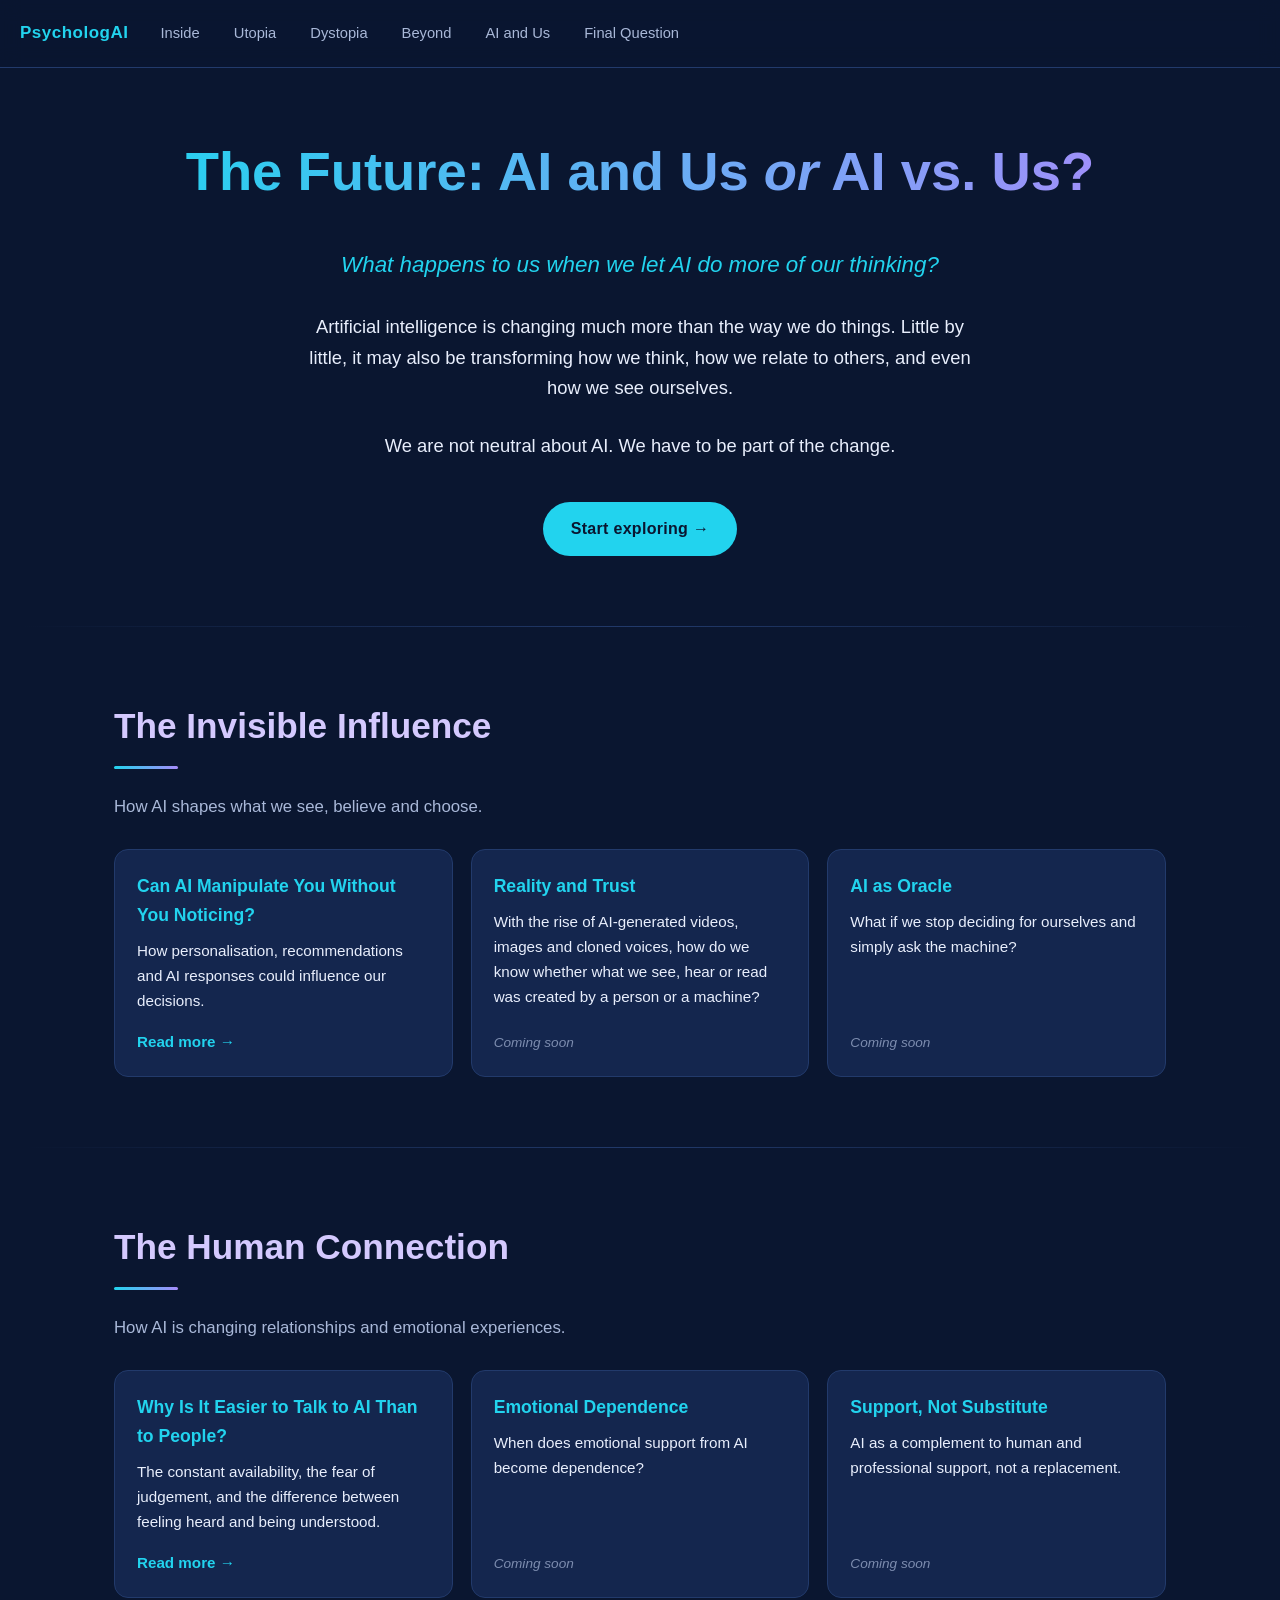
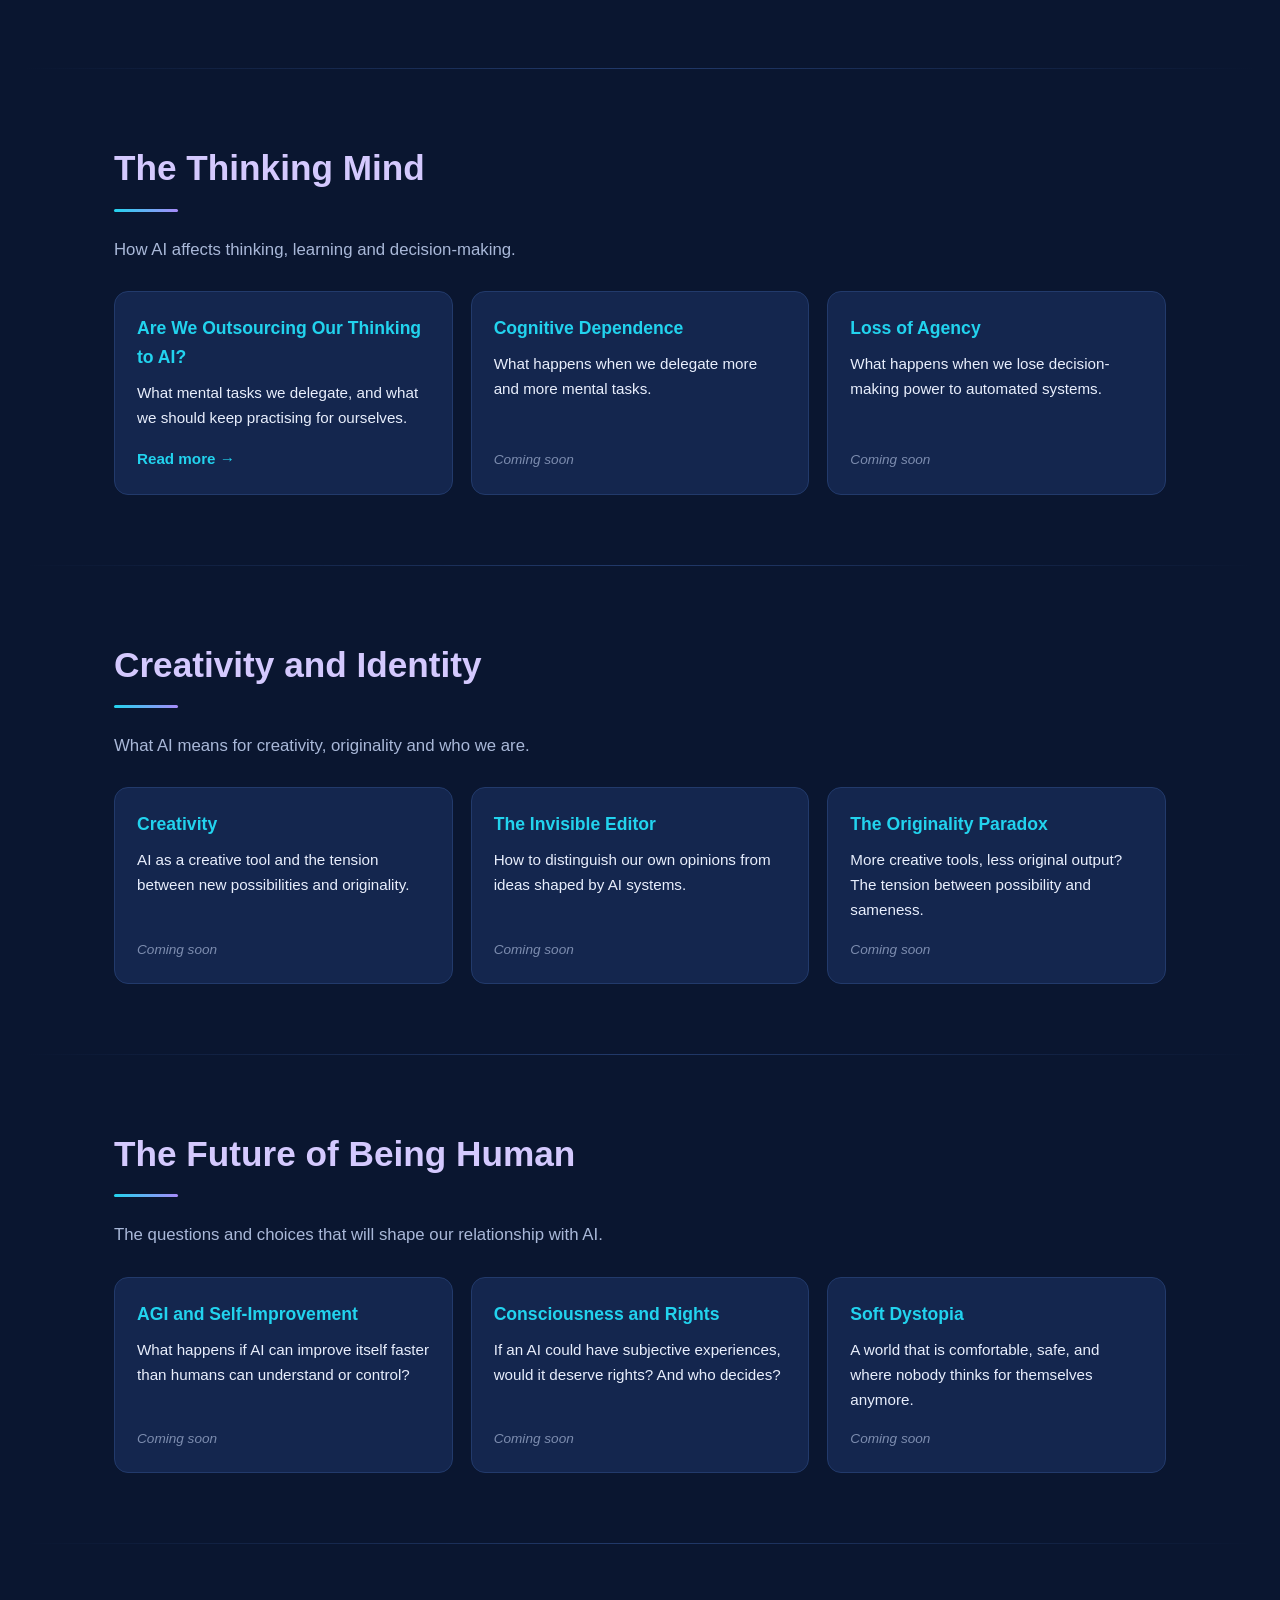
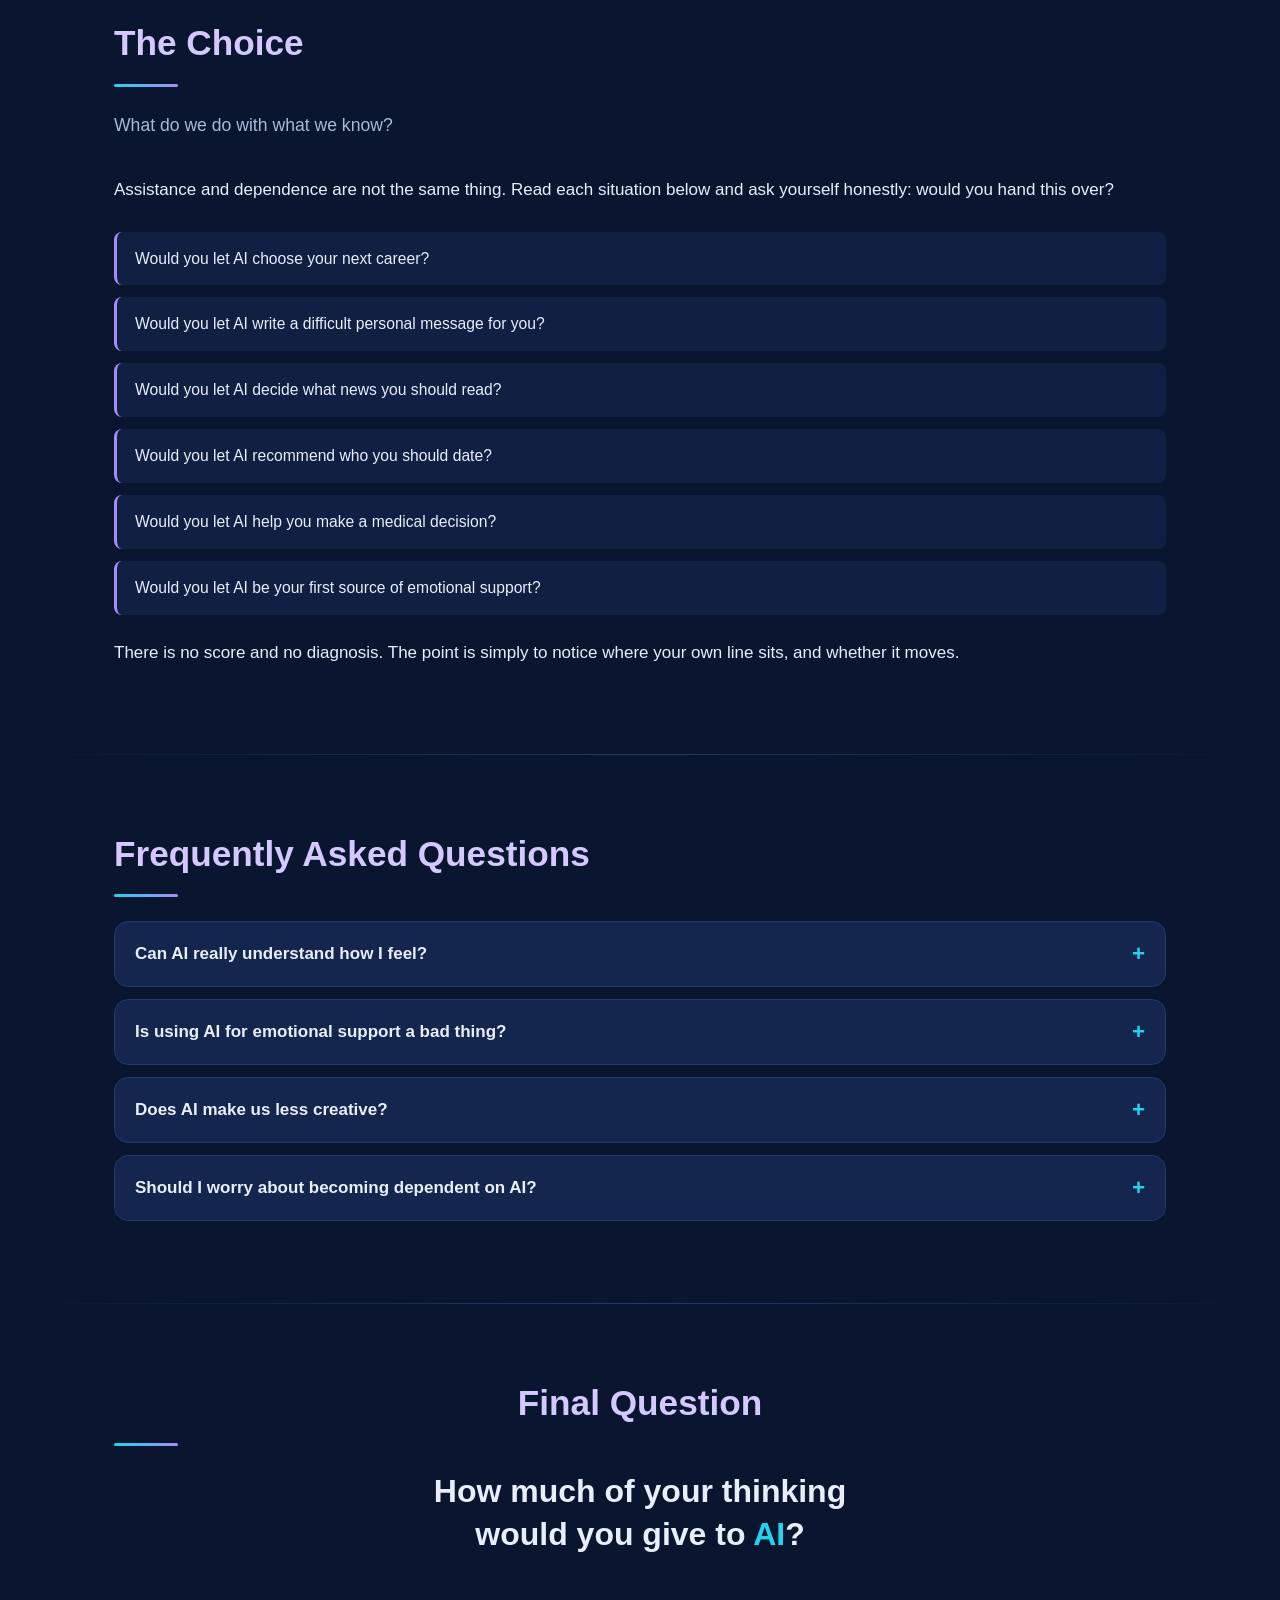
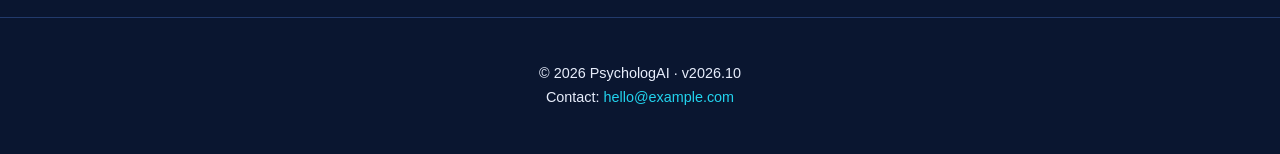
<file: index.html>
<!DOCTYPE html>
<html lang="en">
<head>
<meta charset="UTF-8">
<meta name="viewport" content="width=device-width, initial-scale=1.0">
<title>PsychologAI — AI and the Human Mind</title>
<link rel="stylesheet" href="style.css">
</head>
<body>

  <div class="band band-left"></div>
  <div class="band band-right"></div>

  <div class="page">

  <nav class="nav">
    <a href="index.html" class="nav-brand">PsychologAI</a>
    <ul class="nav-links">
      <li><a href="inside.html">Inside</a></li>
      <li><a href="utopia.html">Utopia</a></li>
      <li><a href="dystopia.html">Dystopia</a></li>
      <li><a href="beyond.html">Beyond</a></li>
      <li><a href="ai-and-us.html">AI and Us</a></li>
      <li><a href="index.html#final">Final Question</a></li>
    </ul>
  </nav>

  <!-- HERO -->
  <section id="hero" class="hero">
    <h1>The Future: AI and Us <em>or</em> AI vs. Us?</h1>
    <p class="tagline">What happens to us when we let AI do more of our thinking?</p>
    <p class="lead">
      Artificial intelligence is changing much more than the way we do things.
      Little by little, it may also be transforming how we think, how we relate
      to others, and even how we see ourselves.
    </p>
    <p class="lead">
      We are not neutral about AI. We have to be part of the change.
    </p>
    <a href="inside.html" class="cta">Start exploring →</a>
  </section>

  <div class="divider"></div>

  <!-- THE INVISIBLE INFLUENCE -->
  <section id="invisible-influence">
    <h2>The Invisible Influence</h2>
    <p class="section-intro">How AI shapes what we see, believe and choose.</p>

    <div class="grid grid-3">
      <div class="card">
        <h3><a href="articles/can-ai-manipulate-you.html">Can AI Manipulate You Without You Noticing?</a></h3>
        <p>
          How personalisation, recommendations and AI responses could influence
          our decisions.
        </p>
        <a href="articles/can-ai-manipulate-you.html" class="card-link">Read more →</a>
      </div>
      <div class="card">
        <h3>Reality and Trust</h3>
        <p>
          With the rise of AI-generated videos, images and cloned voices, how do
          we know whether what we see, hear or read was created by a person or a
          machine?
        </p>
        <span class="card-coming">Coming soon</span>
      </div>
      <div class="card">
        <h3>AI as Oracle</h3>
        <p>
          What if we stop deciding for ourselves and simply ask the machine?
        </p>
        <span class="card-coming">Coming soon</span>
      </div>
    </div>
  </section>

  <div class="divider"></div>

  <!-- THE HUMAN CONNECTION -->
  <section id="human-connection">
    <h2>The Human Connection</h2>
    <p class="section-intro">How AI is changing relationships and emotional experiences.</p>

    <div class="grid grid-3">
      <div class="card">
        <h3><a href="articles/why-is-it-easier-to-talk-to-ai.html">Why Is It Easier to Talk to AI Than to People?</a></h3>
        <p>
          The constant availability, the fear of judgement, and the difference
          between feeling heard and being understood.
        </p>
        <a href="articles/why-is-it-easier-to-talk-to-ai.html" class="card-link">Read more →</a>
      </div>
      <div class="card">
        <h3>Emotional Dependence</h3>
        <p>
          When does emotional support from AI become dependence?
        </p>
        <span class="card-coming">Coming soon</span>
      </div>
      <div class="card">
        <h3>Support, Not Substitute</h3>
        <p>
          AI as a complement to human and professional support, not a replacement.
        </p>
        <span class="card-coming">Coming soon</span>
      </div>
    </div>
  </section>

  <div class="divider"></div>

  <!-- THE THINKING MIND -->
  <section id="thinking-mind">
    <h2>The Thinking Mind</h2>
    <p class="section-intro">How AI affects thinking, learning and decision-making.</p>

    <div class="grid grid-3">
      <div class="card">
        <h3><a href="articles/are-we-outsourcing-our-thinking.html">Are We Outsourcing Our Thinking to AI?</a></h3>
        <p>
          What mental tasks we delegate, and what we should keep practising for
          ourselves.
        </p>
        <a href="articles/are-we-outsourcing-our-thinking.html" class="card-link">Read more →</a>
      </div>
      <div class="card">
        <h3>Cognitive Dependence</h3>
        <p>
          What happens when we delegate more and more mental tasks.
        </p>
        <span class="card-coming">Coming soon</span>
      </div>
      <div class="card">
        <h3>Loss of Agency</h3>
        <p>
          What happens when we lose decision-making power to automated systems.
        </p>
        <span class="card-coming">Coming soon</span>
      </div>
    </div>
  </section>

  <div class="divider"></div>

  <!-- CREATIVITY AND IDENTITY -->
  <section id="creativity-identity">
    <h2>Creativity and Identity</h2>
    <p class="section-intro">What AI means for creativity, originality and who we are.</p>

    <div class="grid grid-3">
      <div class="card">
        <h3>Creativity</h3>
        <p>
          AI as a creative tool and the tension between new possibilities and
          originality.
        </p>
        <span class="card-coming">Coming soon</span>
      </div>
      <div class="card">
        <h3>The Invisible Editor</h3>
        <p>
          How to distinguish our own opinions from ideas shaped by AI systems.
        </p>
        <span class="card-coming">Coming soon</span>
      </div>
      <div class="card">
        <h3>The Originality Paradox</h3>
        <p>
          More creative tools, less original output? The tension between
          possibility and sameness.
        </p>
        <span class="card-coming">Coming soon</span>
      </div>
    </div>
  </section>

  <div class="divider"></div>

  <!-- THE FUTURE OF BEING HUMAN -->
  <section id="future-human">
    <h2>The Future of Being Human</h2>
    <p class="section-intro">The questions and choices that will shape our relationship with AI.</p>

    <div class="grid grid-3">
      <div class="card">
        <h3>AGI and Self-Improvement</h3>
        <p>
          What happens if AI can improve itself faster than humans can
          understand or control?
        </p>
        <span class="card-coming">Coming soon</span>
      </div>
      <div class="card">
        <h3>Consciousness and Rights</h3>
        <p>
          If an AI could have subjective experiences, would it deserve rights?
          And who decides?
        </p>
        <span class="card-coming">Coming soon</span>
      </div>
      <div class="card">
        <h3>Soft Dystopia</h3>
        <p>
          A world that is comfortable, safe, and where nobody thinks for
          themselves anymore.
        </p>
        <span class="card-coming">Coming soon</span>
      </div>
    </div>
  </section>

  <div class="divider"></div>

  <!-- THE CHOICE -->
  <section id="choice" class="beyond">
    <h2>The Choice</h2>
    <p class="beyond-subtitle">What do we do with what we know?</p>
    <p>
      Assistance and dependence are not the same thing. Read each situation
      below and ask yourself honestly: would you hand this over?
    </p>

    <ul class="choice-list">
      <li>Would you let AI choose your next career?</li>
      <li>Would you let AI write a difficult personal message for you?</li>
      <li>Would you let AI decide what news you should read?</li>
      <li>Would you let AI recommend who you should date?</li>
      <li>Would you let AI help you make a medical decision?</li>
      <li>Would you let AI be your first source of emotional support?</li>
    </ul>

    <p style="margin-top:24px;">
      There is no score and no diagnosis. The point is simply to notice where
      your own line sits, and whether it moves.
    </p>
  </section>

  <div class="divider"></div>

  <!-- FAQ -->
  <section id="faq" class="beyond">
    <h2>Frequently Asked Questions</h2>
    <div class="faq">
      <details>
        <summary>Can AI really understand how I feel?</summary>
        <p>
          No. AI can recognise patterns in language and respond in ways that feel
          empathetic, but it has no feelings, no lived experience, and no real
          understanding. It can be a useful sounding board, but it is not a
          substitute for a person who knows you.
        </p>
      </details>

      <details>
        <summary>Is using AI for emotional support a bad thing?</summary>
        <p>
          Not automatically. Many people find it helpful for organising their
          thoughts or talking through a problem at 3 a.m. The risk appears when
          it becomes the only place someone goes, or when it replaces
          professional care that is actually needed.
        </p>
      </details>

      <details>
        <summary>Does AI make us less creative?</summary>
        <p>
          It can go either way. Used as a tool, it can help us explore ideas
          faster and try things we would not have tried alone. Used as a
          shortcut, it can nudge everyone toward the same average answer. The
          difference is in how we use it.
        </p>
      </details>

      <details>
        <summary>Should I worry about becoming dependent on AI?</summary>
        <p>
          It is worth paying attention to. Dependence usually creeps in quietly:
          you start by asking occasionally, then regularly, then always. A useful
          question to ask yourself: could I still do this without it, if I had to?
        </p>
      </details>
    </div>
  </section>

  <div class="divider"></div>

  <!-- FINAL QUESTION -->
  <section id="final" class="final">
    <h2>Final Question</h2>
    <blockquote>
      How much of your thinking<br>
      would you give to <span>AI</span>?
    </blockquote>
  </section>

  <button id="backToTop" class="back-to-top" aria-label="Back to top">AI</button>

  <footer>
    <p>
      © 2026 PsychologAI · v2026.10<br>
      Contact: <a href="mailto:hello@example.com">hello@example.com</a>
    </p>
  </footer>

  </div><!-- /.page -->

  <script>
    (function () {
      var btn = document.getElementById('backToTop');
      window.addEventListener('scroll', function () {
        if (window.scrollY > 300) {
          btn.classList.add('visible');
        } else {
          btn.classList.remove('visible');
        }
      });
      btn.addEventListener('click', function () {
        window.scrollTo({ top: 0, behavior: 'smooth' });
      });
    })();
  </script>

</body>
</html>
</file>
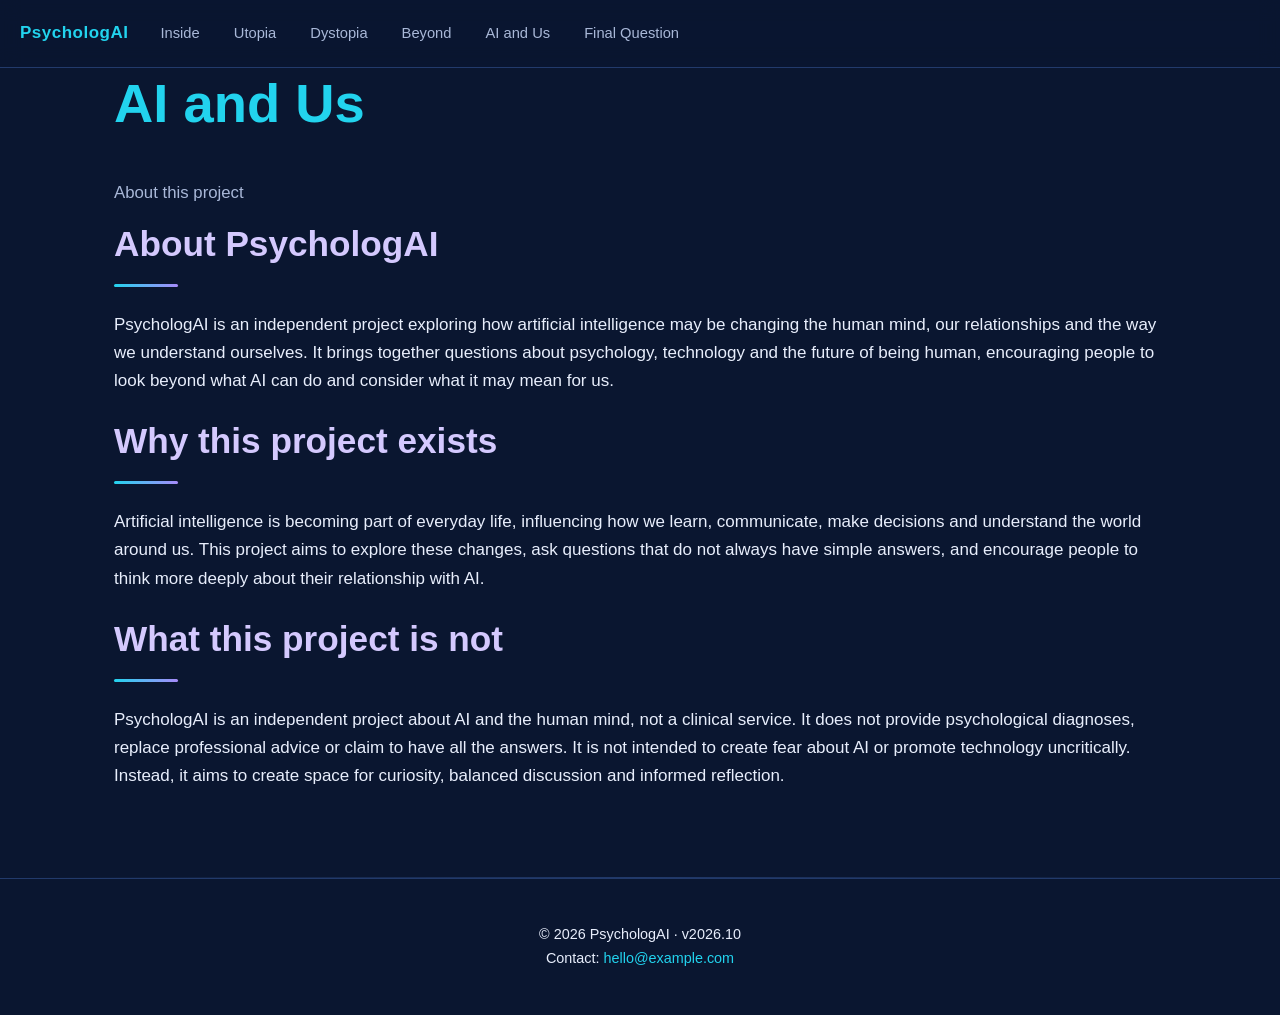
<file: ai-and-us.html>
<!DOCTYPE html>
<html lang="en">
<head>
<meta charset="UTF-8">
<meta name="viewport" content="width=device-width, initial-scale=1.0">
<title>AI and Us — PsychologAI</title>
<link rel="stylesheet" href="style.css">
</head>
<body>

  <div class="band band-left"></div>
  <div class="band band-right"></div>

  <div class="page">

  <nav class="nav">
    <a href="index.html" class="nav-brand">PsychologAI</a>
    <ul class="nav-links">
      <li><a href="inside.html">Inside</a></li>
      <li><a href="utopia.html">Utopia</a></li>
      <li><a href="dystopia.html">Dystopia</a></li>
      <li><a href="beyond.html">Beyond</a></li>
      <li><a href="ai-and-us.html">AI and Us</a></li>
      <li><a href="index.html#final">Final Question</a></li>
    </ul>
  </nav>

  <!-- AI AND US -->
  <section id="ai-and-us">
    <h1>AI and Us</h1>
    <p class="section-intro">About this project</p>

    <h2>About PsychologAI</h2>
    <p>
      PsychologAI is an independent project exploring how artificial
      intelligence may be changing the human mind, our relationships and the way
      we understand ourselves. It brings together questions about psychology,
      technology and the future of being human, encouraging people to look
      beyond what AI can do and consider what it may mean for us.
    </p>

    <h2>Why this project exists</h2>
    <p>
      Artificial intelligence is becoming part of everyday life, influencing how
      we learn, communicate, make decisions and understand the world around us.
      This project aims to explore these changes, ask questions that do not
      always have simple answers, and encourage people to think more deeply
      about their relationship with AI.
    </p>

    <h2>What this project is not</h2>
    <p>
      PsychologAI is an independent project about AI and the human mind, not a
      clinical service. It does not provide psychological diagnoses, replace
      professional advice or claim to have all the answers. It is not intended
      to create fear about AI or promote technology uncritically. Instead, it
      aims to create space for curiosity, balanced discussion and informed
      reflection.
    </p>
  </section>

  <div class="divider"></div>

  <button id="backToTop" class="back-to-top" aria-label="Back to top">AI</button>

  <footer>
    <p>
      © 2026 PsychologAI · v2026.10<br>
      Contact: <a href="mailto:hello@example.com">hello@example.com</a>
    </p>
  </footer>

  </div><!-- /.page -->

  <script>
    (function () {
      var btn = document.getElementById('backToTop');
      window.addEventListener('scroll', function () {
        if (window.scrollY > 300) {
          btn.classList.add('visible');
        } else {
          btn.classList.remove('visible');
        }
      });
      btn.addEventListener('click', function () {
        window.scrollTo({ top: 0, behavior: 'smooth' });
      });
    })();
  </script>

</body>
</html>
</file>
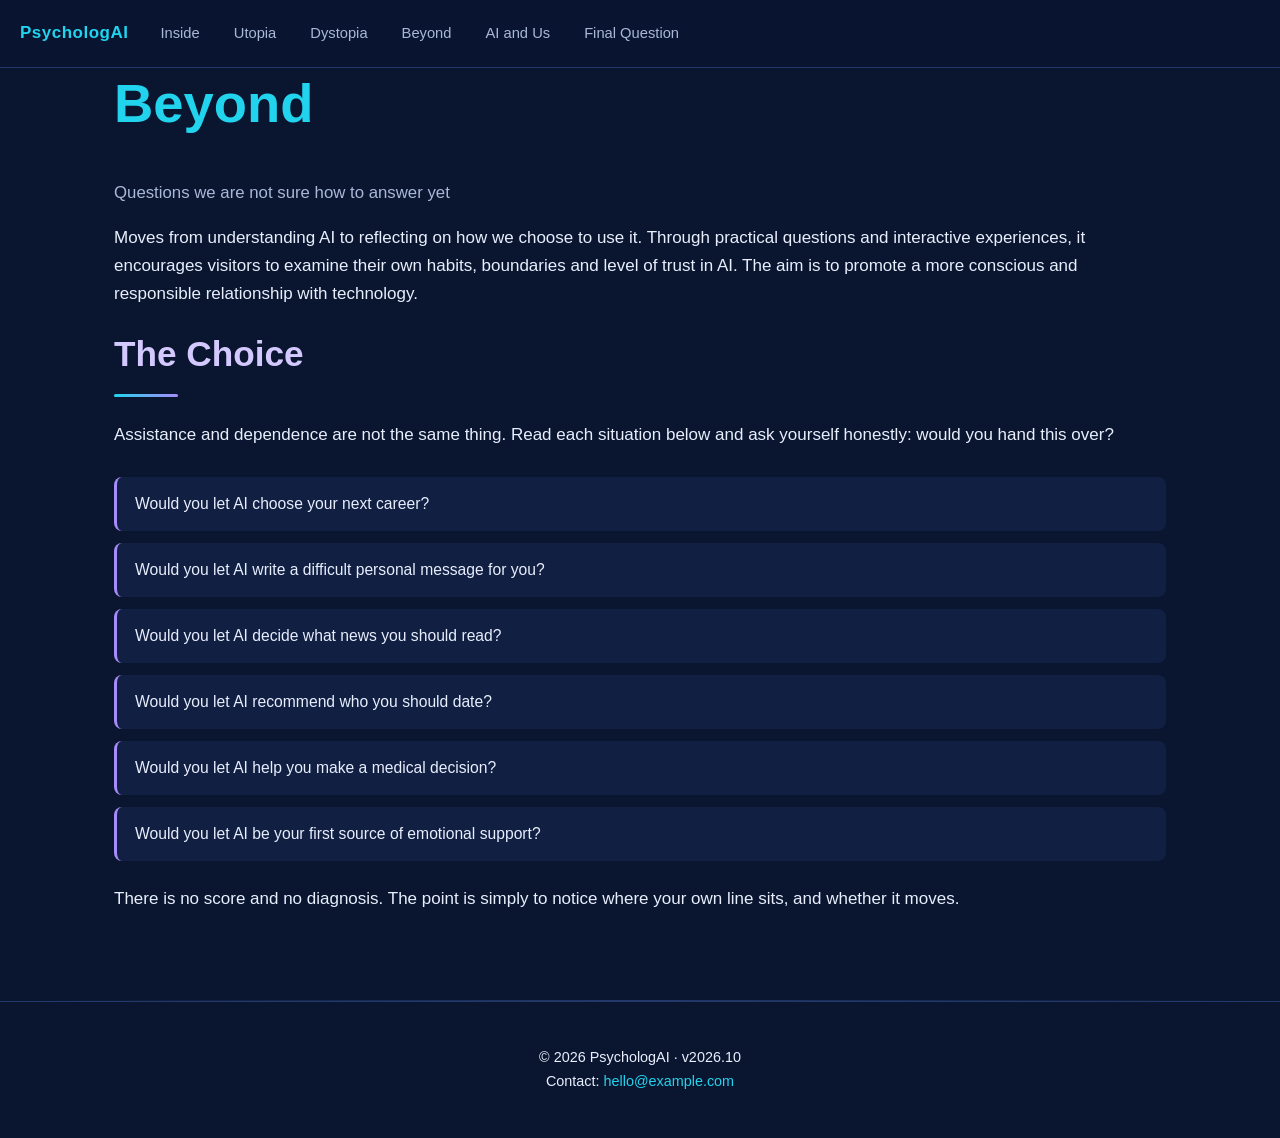
<file: beyond.html>
<!DOCTYPE html>
<html lang="en">
<head>
<meta charset="UTF-8">
<meta name="viewport" content="width=device-width, initial-scale=1.0">
<title>Beyond — PsychologAI</title>
<link rel="stylesheet" href="style.css">
</head>
<body>

  <div class="band band-left"></div>
  <div class="band band-right"></div>

  <div class="page">

  <nav class="nav">
    <a href="index.html" class="nav-brand">PsychologAI</a>
    <ul class="nav-links">
      <li><a href="inside.html">Inside</a></li>
      <li><a href="utopia.html">Utopia</a></li>
      <li><a href="dystopia.html">Dystopia</a></li>
      <li><a href="beyond.html">Beyond</a></li>
      <li><a href="ai-and-us.html">AI and Us</a></li>
      <li><a href="index.html#final">Final Question</a></li>
    </ul>
  </nav>

  <!-- BEYOND -->
  <section id="beyond">
    <h1>Beyond</h1>
    <p class="section-intro">Questions we are not sure how to answer yet</p>
    <p>
      Moves from understanding AI to reflecting on how we choose to use it.
      Through practical questions and interactive experiences, it encourages
      visitors to examine their own habits, boundaries and level of trust in AI.
      The aim is to promote a more conscious and responsible relationship with
      technology.
    </p>

    <h2>The Choice</h2>
    <p>
      Assistance and dependence are not the same thing. Read each situation
      below and ask yourself honestly: would you hand this over?
    </p>

    <ul class="choice-list">
      <li>Would you let AI choose your next career?</li>
      <li>Would you let AI write a difficult personal message for you?</li>
      <li>Would you let AI decide what news you should read?</li>
      <li>Would you let AI recommend who you should date?</li>
      <li>Would you let AI help you make a medical decision?</li>
      <li>Would you let AI be your first source of emotional support?</li>
    </ul>

    <p style="margin-top:24px;">
      There is no score and no diagnosis. The point is simply to notice where
      your own line sits, and whether it moves.
    </p>

    <!-- Interactive tests will be added here in a future update -->
  </section>

  <div class="divider"></div>

  <button id="backToTop" class="back-to-top" aria-label="Back to top">AI</button>

  <footer>
    <p>
      © 2026 PsychologAI · v2026.10<br>
      Contact: <a href="mailto:hello@example.com">hello@example.com</a>
    </p>
  </footer>

  </div><!-- /.page -->

  <script>
    (function () {
      var btn = document.getElementById('backToTop');
      window.addEventListener('scroll', function () {
        if (window.scrollY > 300) {
          btn.classList.add('visible');
        } else {
          btn.classList.remove('visible');
        }
      });
      btn.addEventListener('click', function () {
        window.scrollTo({ top: 0, behavior: 'smooth' });
      });
    })();
  </script>

</body>
</html>
</file>
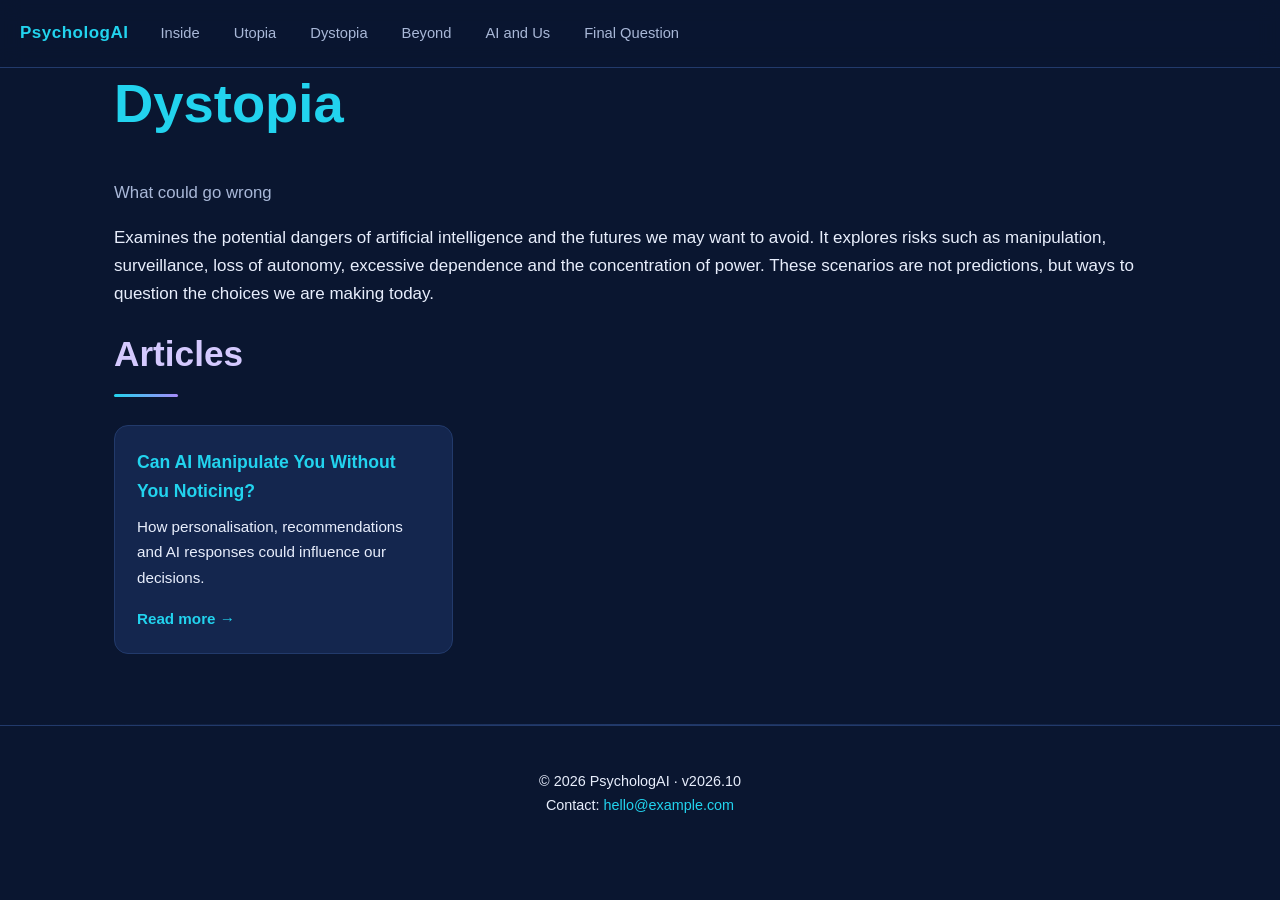
<file: dystopia.html>
<!DOCTYPE html>
<html lang="en">
<head>
<meta charset="UTF-8">
<meta name="viewport" content="width=device-width, initial-scale=1.0">
<title>Dystopia — PsychologAI</title>
<link rel="stylesheet" href="style.css">
</head>
<body>

  <div class="band band-left"></div>
  <div class="band band-right"></div>

  <div class="page">

  <nav class="nav">
    <a href="index.html" class="nav-brand">PsychologAI</a>
    <ul class="nav-links">
      <li><a href="inside.html">Inside</a></li>
      <li><a href="utopia.html">Utopia</a></li>
      <li><a href="dystopia.html">Dystopia</a></li>
      <li><a href="beyond.html">Beyond</a></li>
      <li><a href="ai-and-us.html">AI and Us</a></li>
      <li><a href="index.html#final">Final Question</a></li>
    </ul>
  </nav>

  <!-- DYSTOPIA -->
  <section id="dystopia">
    <h1>Dystopia</h1>
    <p class="section-intro">What could go wrong</p>
    <p>
      Examines the potential dangers of artificial intelligence and the futures
      we may want to avoid. It explores risks such as manipulation, surveillance,
      loss of autonomy, excessive dependence and the concentration of power.
      These scenarios are not predictions, but ways to question the choices we
      are making today.
    </p>

    <h2>Articles</h2>

    <div class="grid grid-3">
      <div class="card">
        <h3><a href="articles/can-ai-manipulate-you.html">Can AI Manipulate You Without You Noticing?</a></h3>
        <p>
          How personalisation, recommendations and AI responses could influence
          our decisions.
        </p>
        <a href="articles/can-ai-manipulate-you.html" class="card-link">Read more →</a>
      </div>
    </div>
  </section>

  <div class="divider"></div>

  <button id="backToTop" class="back-to-top" aria-label="Back to top">AI</button>

  <footer>
    <p>
      © 2026 PsychologAI · v2026.10<br>
      Contact: <a href="mailto:hello@example.com">hello@example.com</a>
    </p>
  </footer>

  </div><!-- /.page -->

  <script>
    (function () {
      var btn = document.getElementById('backToTop');
      window.addEventListener('scroll', function () {
        if (window.scrollY > 300) {
          btn.classList.add('visible');
        } else {
          btn.classList.remove('visible');
        }
      });
      btn.addEventListener('click', function () {
        window.scrollTo({ top: 0, behavior: 'smooth' });
      });
    })();
  </script>

</body>
</html>
</file>
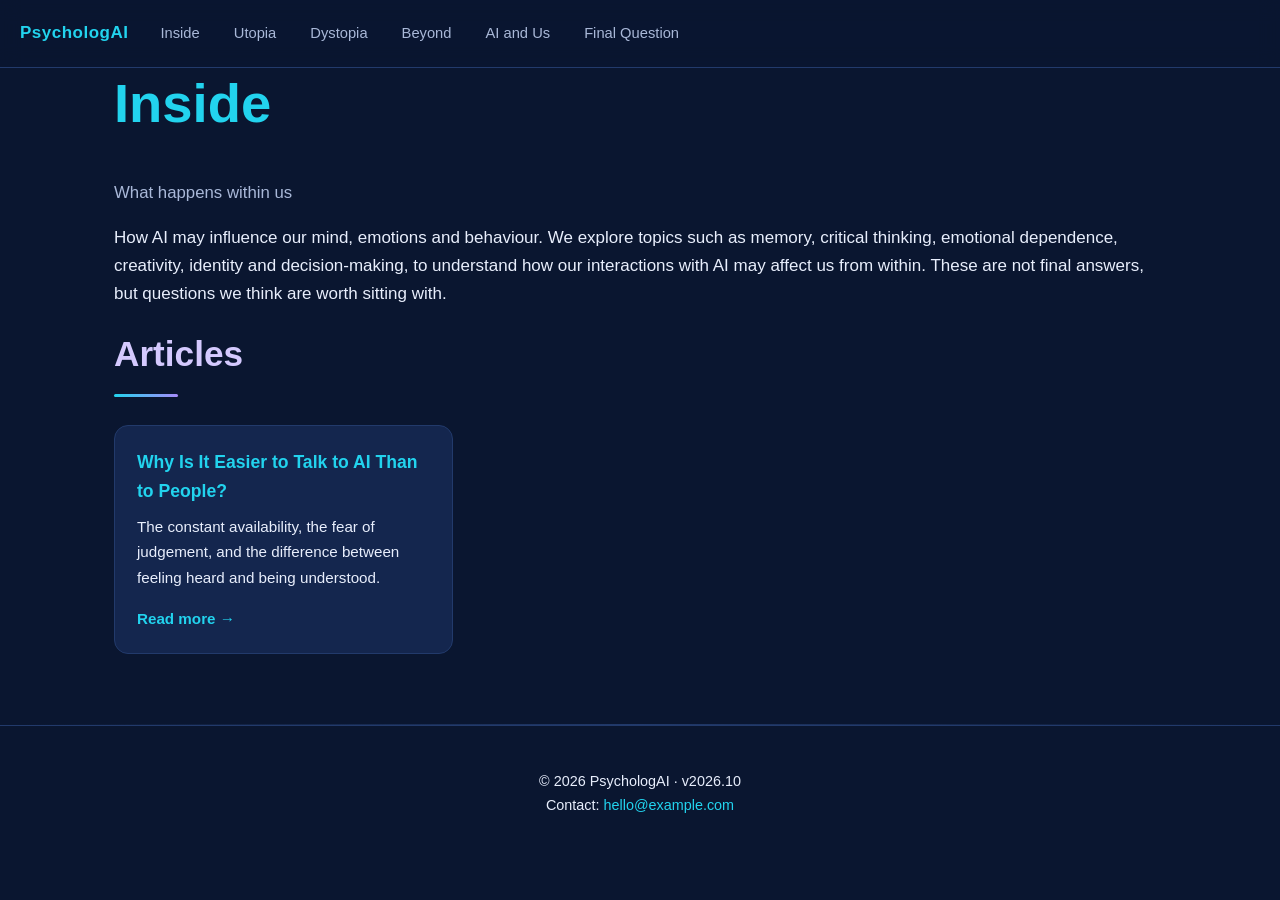
<file: inside.html>
<!DOCTYPE html>
<html lang="en">
<head>
<meta charset="UTF-8">
<meta name="viewport" content="width=device-width, initial-scale=1.0">
<title>Inside — PsychologAI</title>
<link rel="stylesheet" href="style.css">
</head>
<body>

  <div class="band band-left"></div>
  <div class="band band-right"></div>

  <div class="page">

  <nav class="nav">
    <a href="index.html" class="nav-brand">PsychologAI</a>
    <ul class="nav-links">
      <li><a href="inside.html">Inside</a></li>
      <li><a href="utopia.html">Utopia</a></li>
      <li><a href="dystopia.html">Dystopia</a></li>
      <li><a href="beyond.html">Beyond</a></li>
      <li><a href="ai-and-us.html">AI and Us</a></li>
      <li><a href="index.html#final">Final Question</a></li>
    </ul>
  </nav>

  <!-- INSIDE -->
  <section id="inside">
    <h1>Inside</h1>
    <p class="section-intro">What happens within us</p>
    <p>
      How AI may influence our mind, emotions and behaviour. We explore topics
      such as memory, critical thinking, emotional dependence, creativity,
      identity and decision-making, to understand how our interactions with AI
      may affect us from within. These are not final answers, but questions we
      think are worth sitting with.
    </p>

    <h2>Articles</h2>

    <div class="grid grid-3">
      <div class="card">
        <h3><a href="articles/why-is-it-easier-to-talk-to-ai.html">Why Is It Easier to Talk to AI Than to People?</a></h3>
        <p>
          The constant availability, the fear of judgement, and the difference
          between feeling heard and being understood.
        </p>
        <a href="articles/why-is-it-easier-to-talk-to-ai.html" class="card-link">Read more →</a>
      </div>
    </div>
  </section>

  <div class="divider"></div>

  <button id="backToTop" class="back-to-top" aria-label="Back to top">AI</button>

  <footer>
    <p>
      © 2026 PsychologAI · v2026.10<br>
      Contact: <a href="mailto:hello@example.com">hello@example.com</a>
    </p>
  </footer>

  </div><!-- /.page -->

  <script>
    (function () {
      var btn = document.getElementById('backToTop');
      window.addEventListener('scroll', function () {
        if (window.scrollY > 300) {
          btn.classList.add('visible');
        } else {
          btn.classList.remove('visible');
        }
      });
      btn.addEventListener('click', function () {
        window.scrollTo({ top: 0, behavior: 'smooth' });
      });
    })();
  </script>

</body>
</html>
</file>
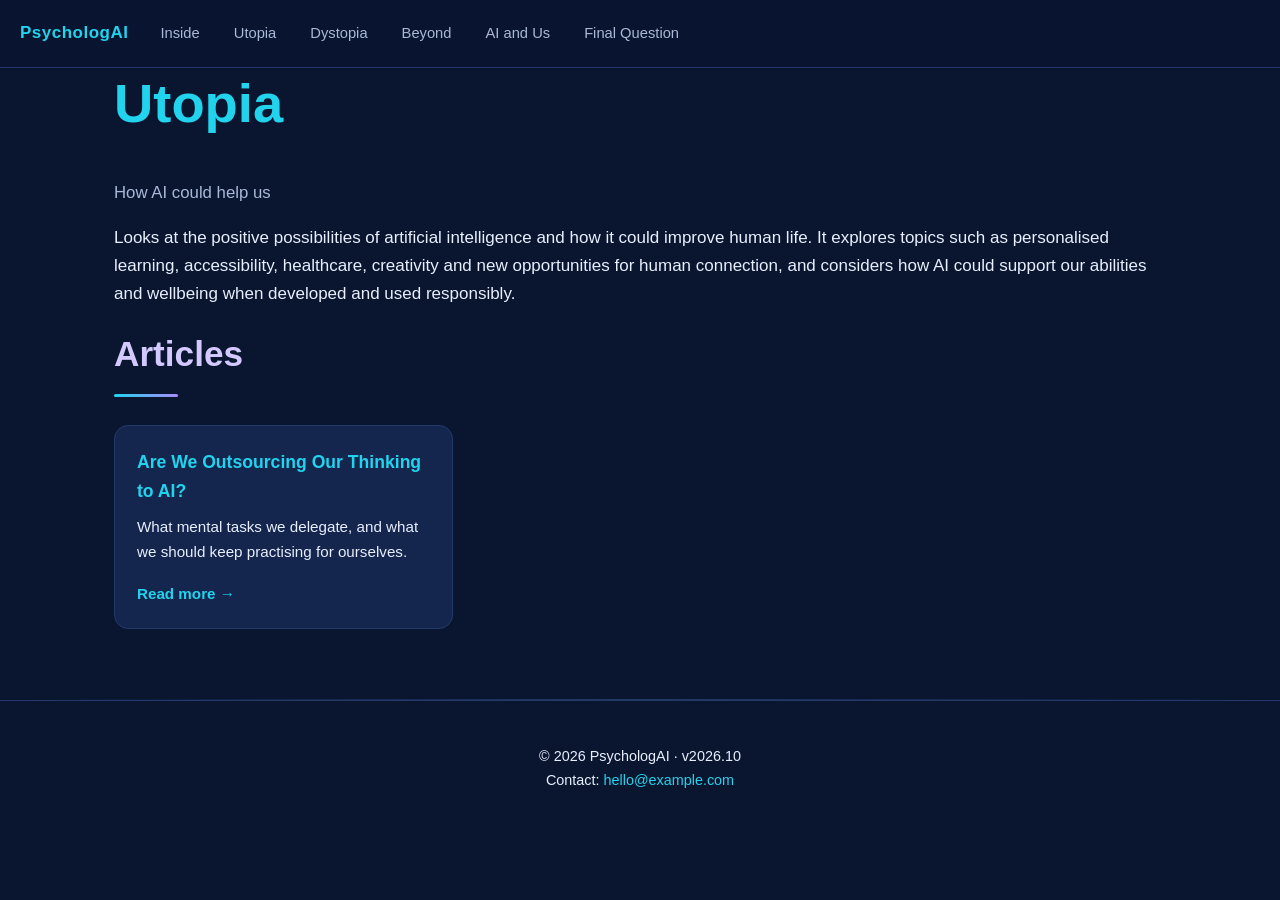
<file: utopia.html>
<!DOCTYPE html>
<html lang="en">
<head>
<meta charset="UTF-8">
<meta name="viewport" content="width=device-width, initial-scale=1.0">
<title>Utopia — PsychologAI</title>
<link rel="stylesheet" href="style.css">
</head>
<body>

  <div class="band band-left"></div>
  <div class="band band-right"></div>

  <div class="page">

  <nav class="nav">
    <a href="index.html" class="nav-brand">PsychologAI</a>
    <ul class="nav-links">
      <li><a href="inside.html">Inside</a></li>
      <li><a href="utopia.html">Utopia</a></li>
      <li><a href="dystopia.html">Dystopia</a></li>
      <li><a href="beyond.html">Beyond</a></li>
      <li><a href="ai-and-us.html">AI and Us</a></li>
      <li><a href="index.html#final">Final Question</a></li>
    </ul>
  </nav>

  <!-- UTOPIA -->
  <section id="utopia">
    <h1>Utopia</h1>
    <p class="section-intro">How AI could help us</p>
    <p>
      Looks at the positive possibilities of artificial intelligence and how it
      could improve human life. It explores topics such as personalised learning,
      accessibility, healthcare, creativity and new opportunities for human
      connection, and considers how AI could support our abilities and wellbeing
      when developed and used responsibly.
    </p>

    <h2>Articles</h2>

    <div class="grid grid-3">
      <div class="card">
        <h3><a href="articles/are-we-outsourcing-our-thinking.html">Are We Outsourcing Our Thinking to AI?</a></h3>
        <p>
          What mental tasks we delegate, and what we should keep practising for
          ourselves.
        </p>
        <a href="articles/are-we-outsourcing-our-thinking.html" class="card-link">Read more →</a>
      </div>
    </div>
  </section>

  <div class="divider"></div>

  <button id="backToTop" class="back-to-top" aria-label="Back to top">AI</button>

  <footer>
    <p>
      © 2026 PsychologAI · v2026.10<br>
      Contact: <a href="mailto:hello@example.com">hello@example.com</a>
    </p>
  </footer>

  </div><!-- /.page -->

  <script>
    (function () {
      var btn = document.getElementById('backToTop');
      window.addEventListener('scroll', function () {
        if (window.scrollY > 300) {
          btn.classList.add('visible');
        } else {
          btn.classList.remove('visible');
        }
      });
      btn.addEventListener('click', function () {
        window.scrollTo({ top: 0, behavior: 'smooth' });
      });
    })();
  </script>

</body>
</html>
</file>
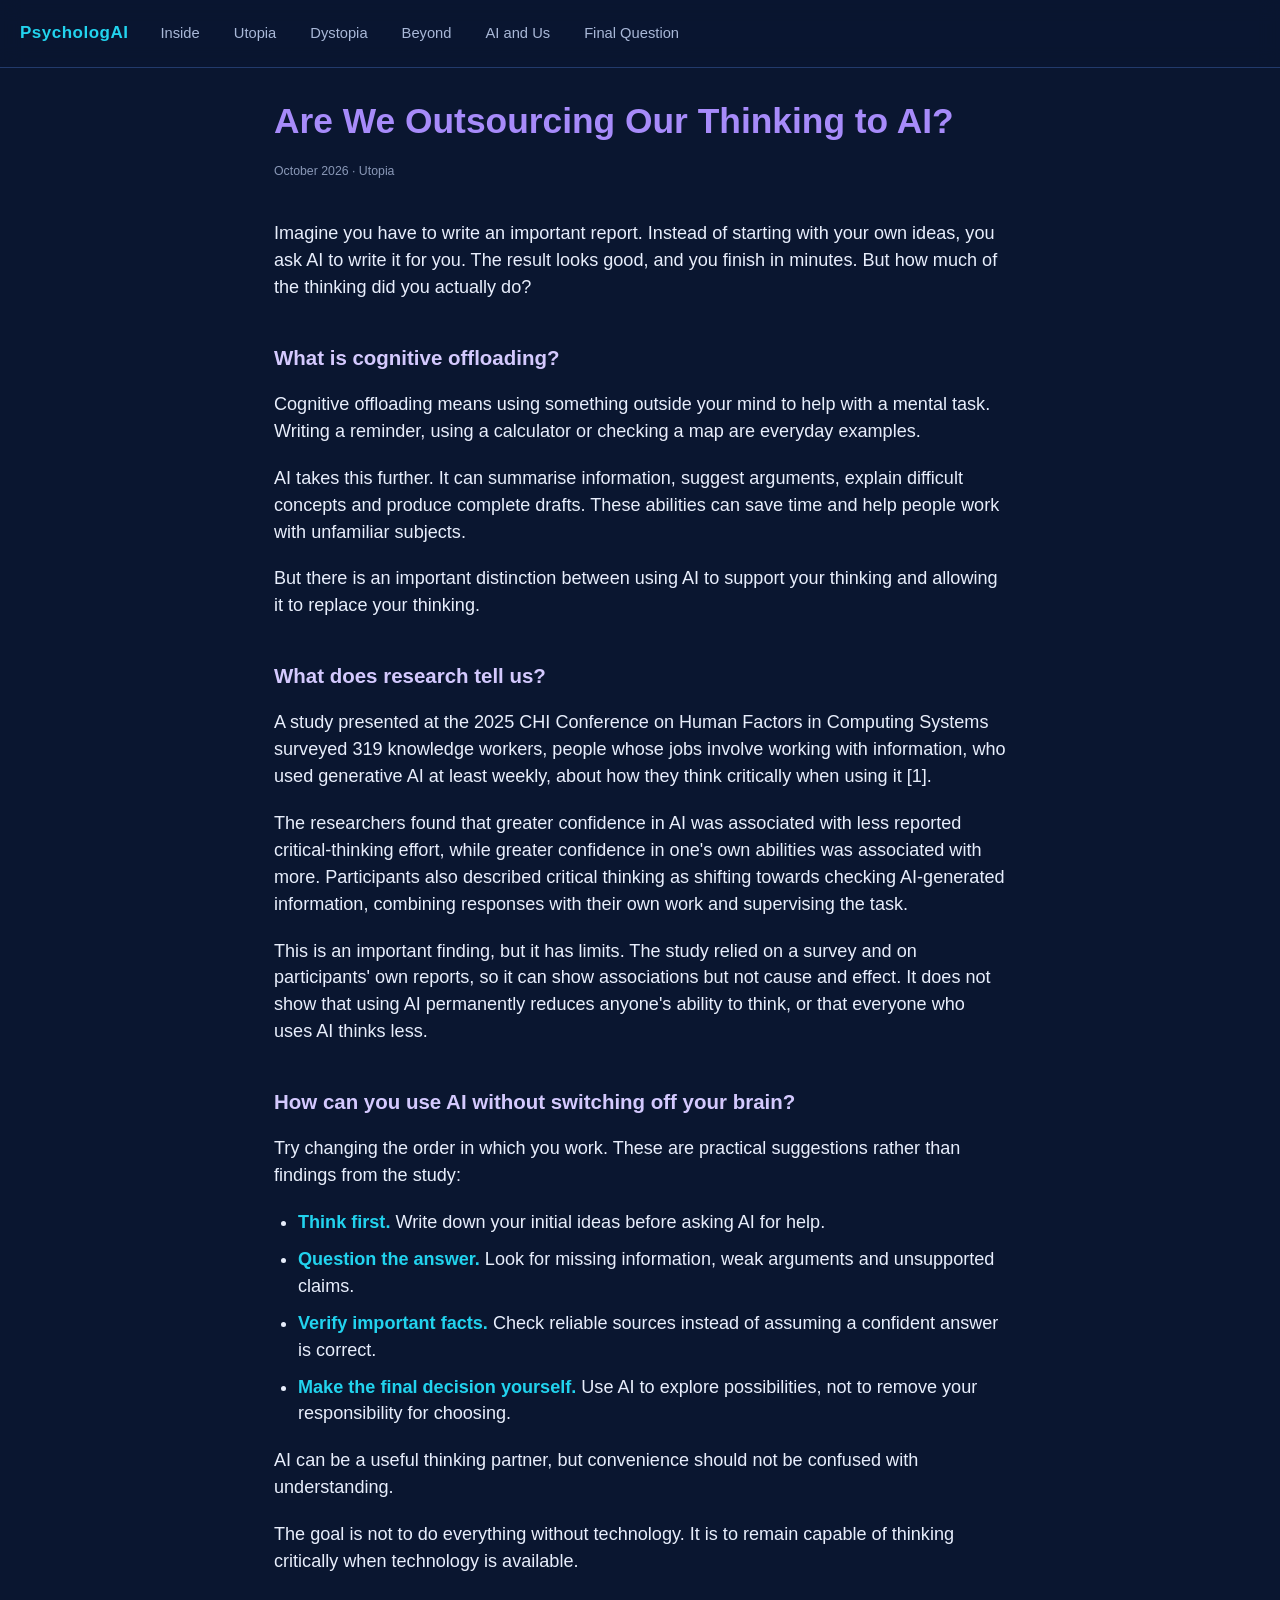
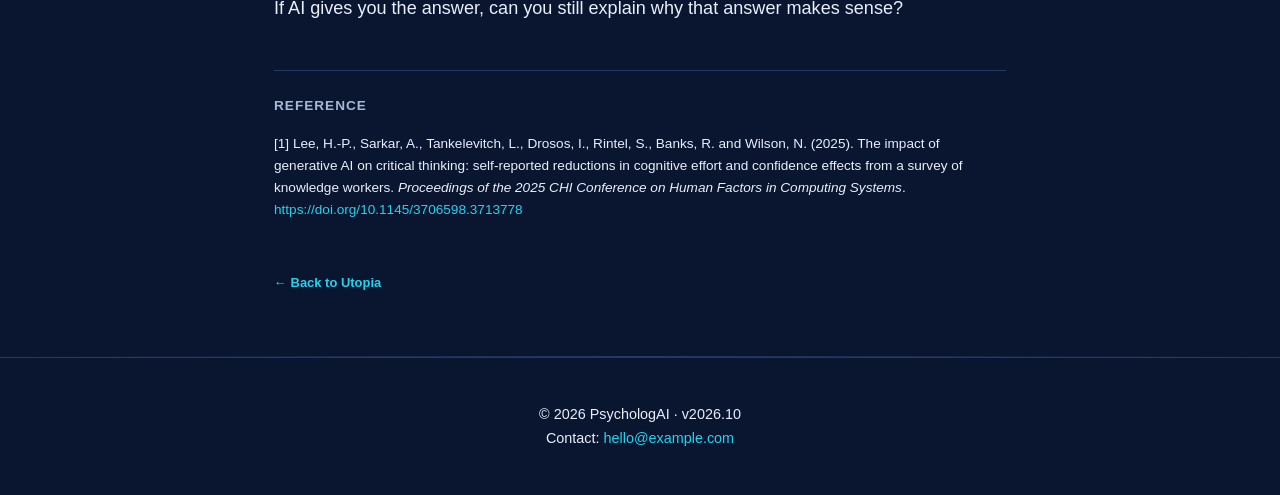
<file: articles/are-we-outsourcing-our-thinking.html>
<!DOCTYPE html>
<html lang="en">
<head>
<meta charset="UTF-8">
<meta name="viewport" content="width=device-width, initial-scale=1.0">
<title>Are We Outsourcing Our Thinking to AI? — PsychologAI</title>
<link rel="stylesheet" href="../style.css">
</head>
<body>

  <div class="band band-left"></div>
  <div class="band band-right"></div>

  <div class="page">

  <nav class="nav">
    <a href="../index.html" class="nav-brand">PsychologAI</a>
    <ul class="nav-links">
      <li><a href="../inside.html">Inside</a></li>
      <li><a href="../utopia.html">Utopia</a></li>
      <li><a href="../dystopia.html">Dystopia</a></li>
      <li><a href="../beyond.html">Beyond</a></li>
      <li><a href="../ai-and-us.html">AI and Us</a></li>
      <li><a href="../index.html#final">Final Question</a></li>
    </ul>
  </nav>

  <!-- ARTICLE -->
  <article class="article">
    <h1>Are We Outsourcing Our Thinking to AI?</h1>
    <p class="article-meta">October 2026 · Utopia</p>

    <p>
      Imagine you have to write an important report. Instead of starting with
      your own ideas, you ask AI to write it for you. The result looks good, and
      you finish in minutes. But how much of the thinking did you actually do?
    </p>

    <h2>What is cognitive offloading?</h2>
    <p>
      Cognitive offloading means using something outside your mind to help with
      a mental task. Writing a reminder, using a calculator or checking a map
      are everyday examples.
    </p>
    <p>
      AI takes this further. It can summarise information, suggest arguments,
      explain difficult concepts and produce complete drafts. These abilities
      can save time and help people work with unfamiliar subjects.
    </p>
    <p>
      But there is an important distinction between using AI to support your
      thinking and allowing it to replace your thinking.
    </p>

    <h2>What does research tell us?</h2>
    <p>
      A study presented at the 2025 CHI Conference on Human Factors in Computing
      Systems surveyed 319 knowledge workers, people whose jobs involve working
      with information, who used generative AI at least weekly, about how they
      think critically when using it [1].
    </p>
    <p>
      The researchers found that greater confidence in AI was associated with
      less reported critical-thinking effort, while greater confidence in one's
      own abilities was associated with more. Participants also described
      critical thinking as shifting towards checking AI-generated information,
      combining responses with their own work and supervising the task.
    </p>
    <p>
      This is an important finding, but it has limits. The study relied on a
      survey and on participants' own reports, so it can show associations but
      not cause and effect. It does not show that using AI permanently reduces
      anyone's ability to think, or that everyone who uses AI thinks less.
    </p>

    <h2>How can you use AI without switching off your brain?</h2>
    <p>
      Try changing the order in which you work. These are practical suggestions
      rather than findings from the study:
    </p>
    <ul>
      <li><strong>Think first.</strong> Write down your initial ideas before asking AI for help.</li>
      <li><strong>Question the answer.</strong> Look for missing information, weak arguments and unsupported claims.</li>
      <li><strong>Verify important facts.</strong> Check reliable sources instead of assuming a confident answer is correct.</li>
      <li><strong>Make the final decision yourself.</strong> Use AI to explore possibilities, not to remove your responsibility for choosing.</li>
    </ul>
    <p>
      AI can be a useful thinking partner, but convenience should not be
      confused with understanding.
    </p>
    <p>
      The goal is not to do everything without technology. It is to remain
      capable of thinking critically when technology is available.
    </p>
    <p>
      If AI gives you the answer, can you still explain why that answer makes
      sense?
    </p>

    <div class="references">
      <h3>Reference</h3>
      <p>
        [1] Lee, H.-P., Sarkar, A., Tankelevitch, L., Drosos, I., Rintel, S.,
        Banks, R. and Wilson, N. (2025). The impact of generative AI on critical
        thinking: self-reported reductions in cognitive effort and confidence
        effects from a survey of knowledge workers. <em>Proceedings of the 2025
        CHI Conference on Human Factors in Computing Systems</em>.
        <a href="https://doi.org/10.1145/3706598.3713778">https://doi.org/10.1145/3706598.3713778</a>
      </p>
    </div>

    <a href="../utopia.html" class="back-link">← Back to Utopia</a>
  </article>

  <div class="divider"></div>

  <button id="backToTop" class="back-to-top" aria-label="Back to top">AI</button>

  <footer>
    <p>
      © 2026 PsychologAI · v2026.10<br>
      Contact: <a href="mailto:hello@example.com">hello@example.com</a>
    </p>
  </footer>

  </div><!-- /.page -->

  <script>
    (function () {
      var btn = document.getElementById('backToTop');
      window.addEventListener('scroll', function () {
        if (window.scrollY > 300) {
          btn.classList.add('visible');
        } else {
          btn.classList.remove('visible');
        }
      });
      btn.addEventListener('click', function () {
        window.scrollTo({ top: 0, behavior: 'smooth' });
      });
    })();
  </script>

</body>
</html>
</file>
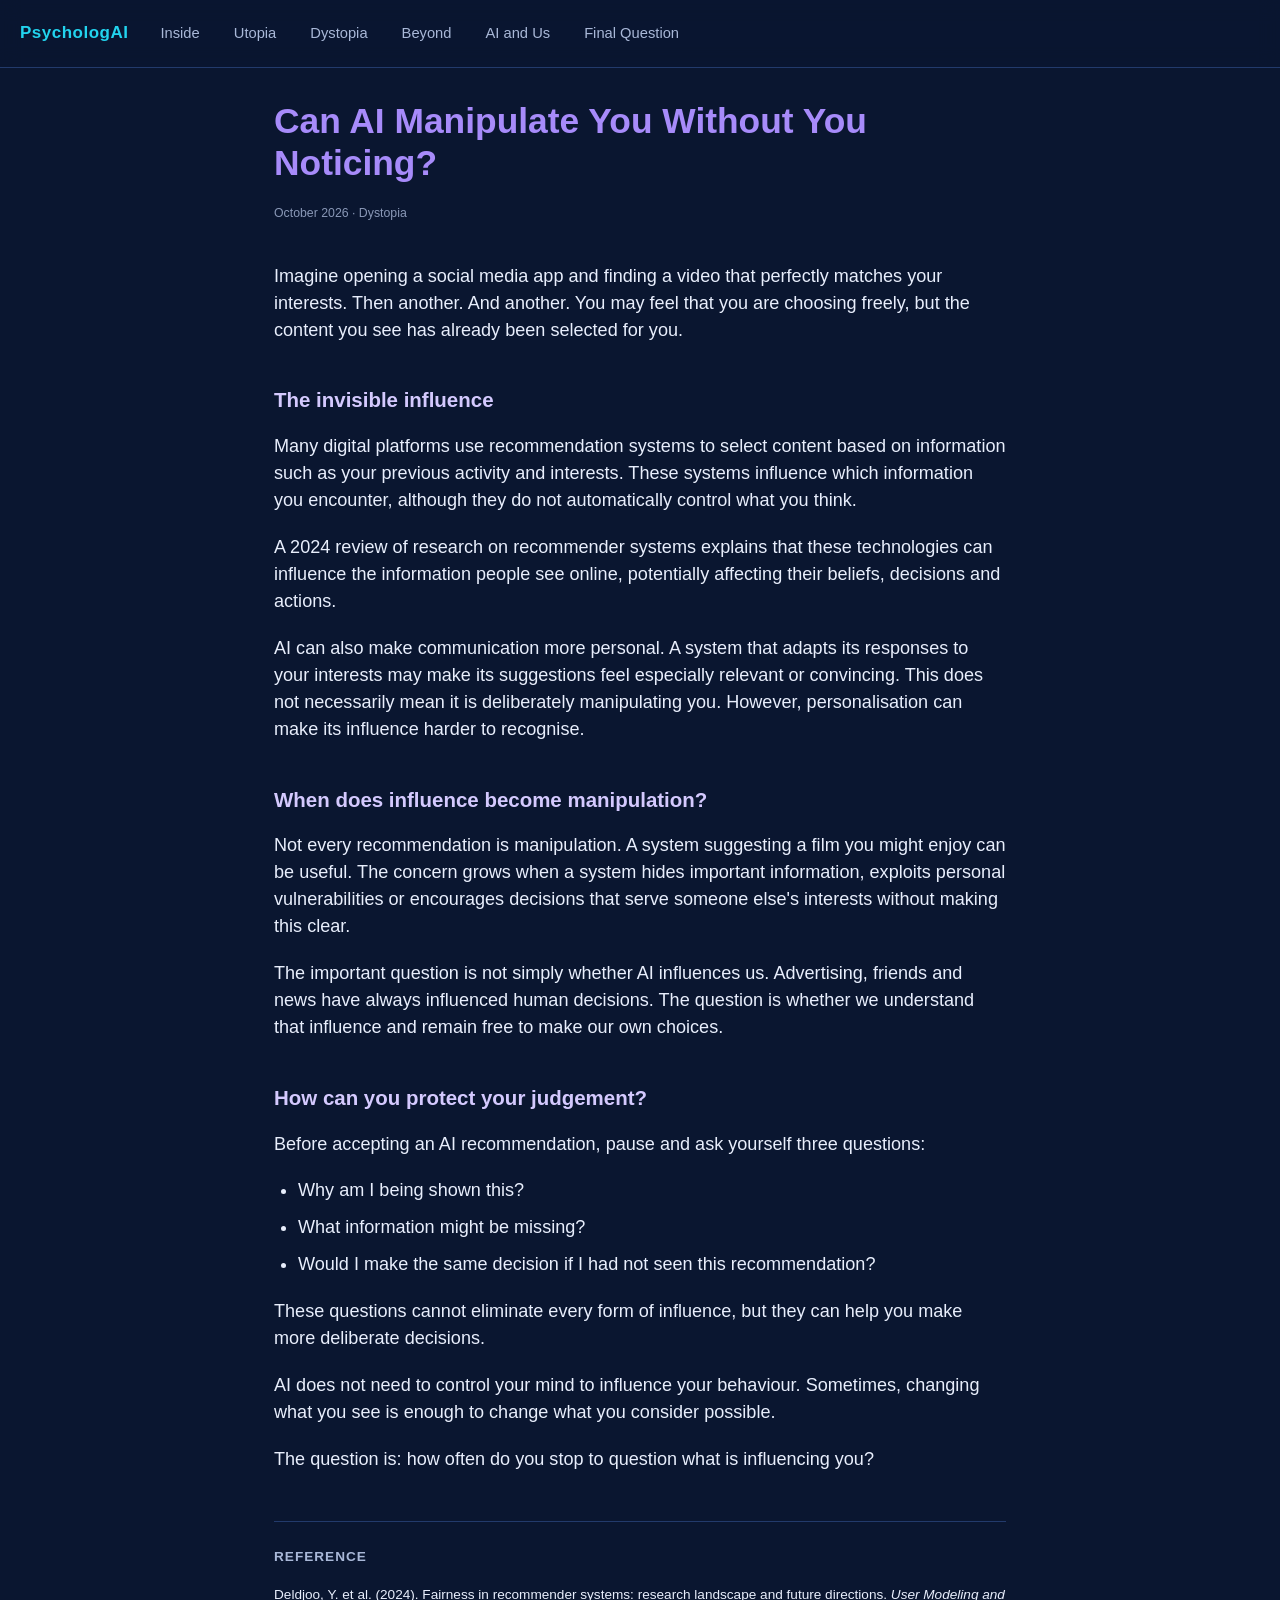
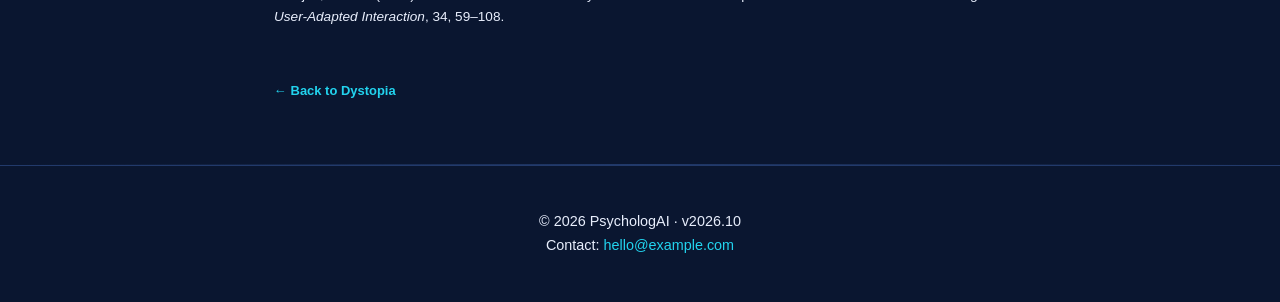
<file: articles/can-ai-manipulate-you.html>
<!DOCTYPE html>
<html lang="en">
<head>
<meta charset="UTF-8">
<meta name="viewport" content="width=device-width, initial-scale=1.0">
<title>Can AI Manipulate You Without You Noticing? — PsychologAI</title>
<link rel="stylesheet" href="../style.css">
</head>
<body>

  <div class="band band-left"></div>
  <div class="band band-right"></div>

  <div class="page">

  <nav class="nav">
    <a href="../index.html" class="nav-brand">PsychologAI</a>
    <ul class="nav-links">
      <li><a href="../inside.html">Inside</a></li>
      <li><a href="../utopia.html">Utopia</a></li>
      <li><a href="../dystopia.html">Dystopia</a></li>
      <li><a href="../beyond.html">Beyond</a></li>
      <li><a href="../ai-and-us.html">AI and Us</a></li>
      <li><a href="../index.html#final">Final Question</a></li>
    </ul>
  </nav>

  <!-- ARTICLE -->
  <article class="article">
    <h1>Can AI Manipulate You Without You Noticing?</h1>
    <p class="article-meta">October 2026 · Dystopia</p>

    <p>
      Imagine opening a social media app and finding a video that perfectly
      matches your interests. Then another. And another. You may feel that you
      are choosing freely, but the content you see has already been selected for
      you.
    </p>

    <h2>The invisible influence</h2>
    <p>
      Many digital platforms use recommendation systems to select content based
      on information such as your previous activity and interests. These systems
      influence which information you encounter, although they do not
      automatically control what you think.
    </p>
    <p>
      A 2024 review of research on recommender systems explains that these
      technologies can influence the information people see online, potentially
      affecting their beliefs, decisions and actions.
    </p>
    <p>
      AI can also make communication more personal. A system that adapts its
      responses to your interests may make its suggestions feel especially
      relevant or convincing. This does not necessarily mean it is deliberately
      manipulating you. However, personalisation can make its influence harder
      to recognise.
    </p>

    <h2>When does influence become manipulation?</h2>
    <p>
      Not every recommendation is manipulation. A system suggesting a film you
      might enjoy can be useful. The concern grows when a system hides important
      information, exploits personal vulnerabilities or encourages decisions
      that serve someone else's interests without making this clear.
    </p>
    <p>
      The important question is not simply whether AI influences us. Advertising,
      friends and news have always influenced human decisions. The question is
      whether we understand that influence and remain free to make our own
      choices.
    </p>

    <h2>How can you protect your judgement?</h2>
    <p>
      Before accepting an AI recommendation, pause and ask yourself three
      questions:
    </p>
    <ul>
      <li>Why am I being shown this?</li>
      <li>What information might be missing?</li>
      <li>Would I make the same decision if I had not seen this recommendation?</li>
    </ul>
    <p>
      These questions cannot eliminate every form of influence, but they can
      help you make more deliberate decisions.
    </p>
    <p>
      AI does not need to control your mind to influence your behaviour.
      Sometimes, changing what you see is enough to change what you consider
      possible.
    </p>
    <p>
      The question is: how often do you stop to question what is influencing
      you?
    </p>

    <div class="references">
      <h3>Reference</h3>
      <p>
        Deldjoo, Y. et al. (2024). Fairness in recommender systems: research
        landscape and future directions. <em>User Modeling and User-Adapted
        Interaction</em>, 34, 59–108.
      </p>
    </div>

    <a href="../dystopia.html" class="back-link">← Back to Dystopia</a>
  </article>

  <div class="divider"></div>

  <button id="backToTop" class="back-to-top" aria-label="Back to top">AI</button>

  <footer>
    <p>
      © 2026 PsychologAI · v2026.10<br>
      Contact: <a href="mailto:hello@example.com">hello@example.com</a>
    </p>
  </footer>

  </div><!-- /.page -->

  <script>
    (function () {
      var btn = document.getElementById('backToTop');
      window.addEventListener('scroll', function () {
        if (window.scrollY > 300) {
          btn.classList.add('visible');
        } else {
          btn.classList.remove('visible');
        }
      });
      btn.addEventListener('click', function () {
        window.scrollTo({ top: 0, behavior: 'smooth' });
      });
    })();
  </script>

</body>
</html>
</file>
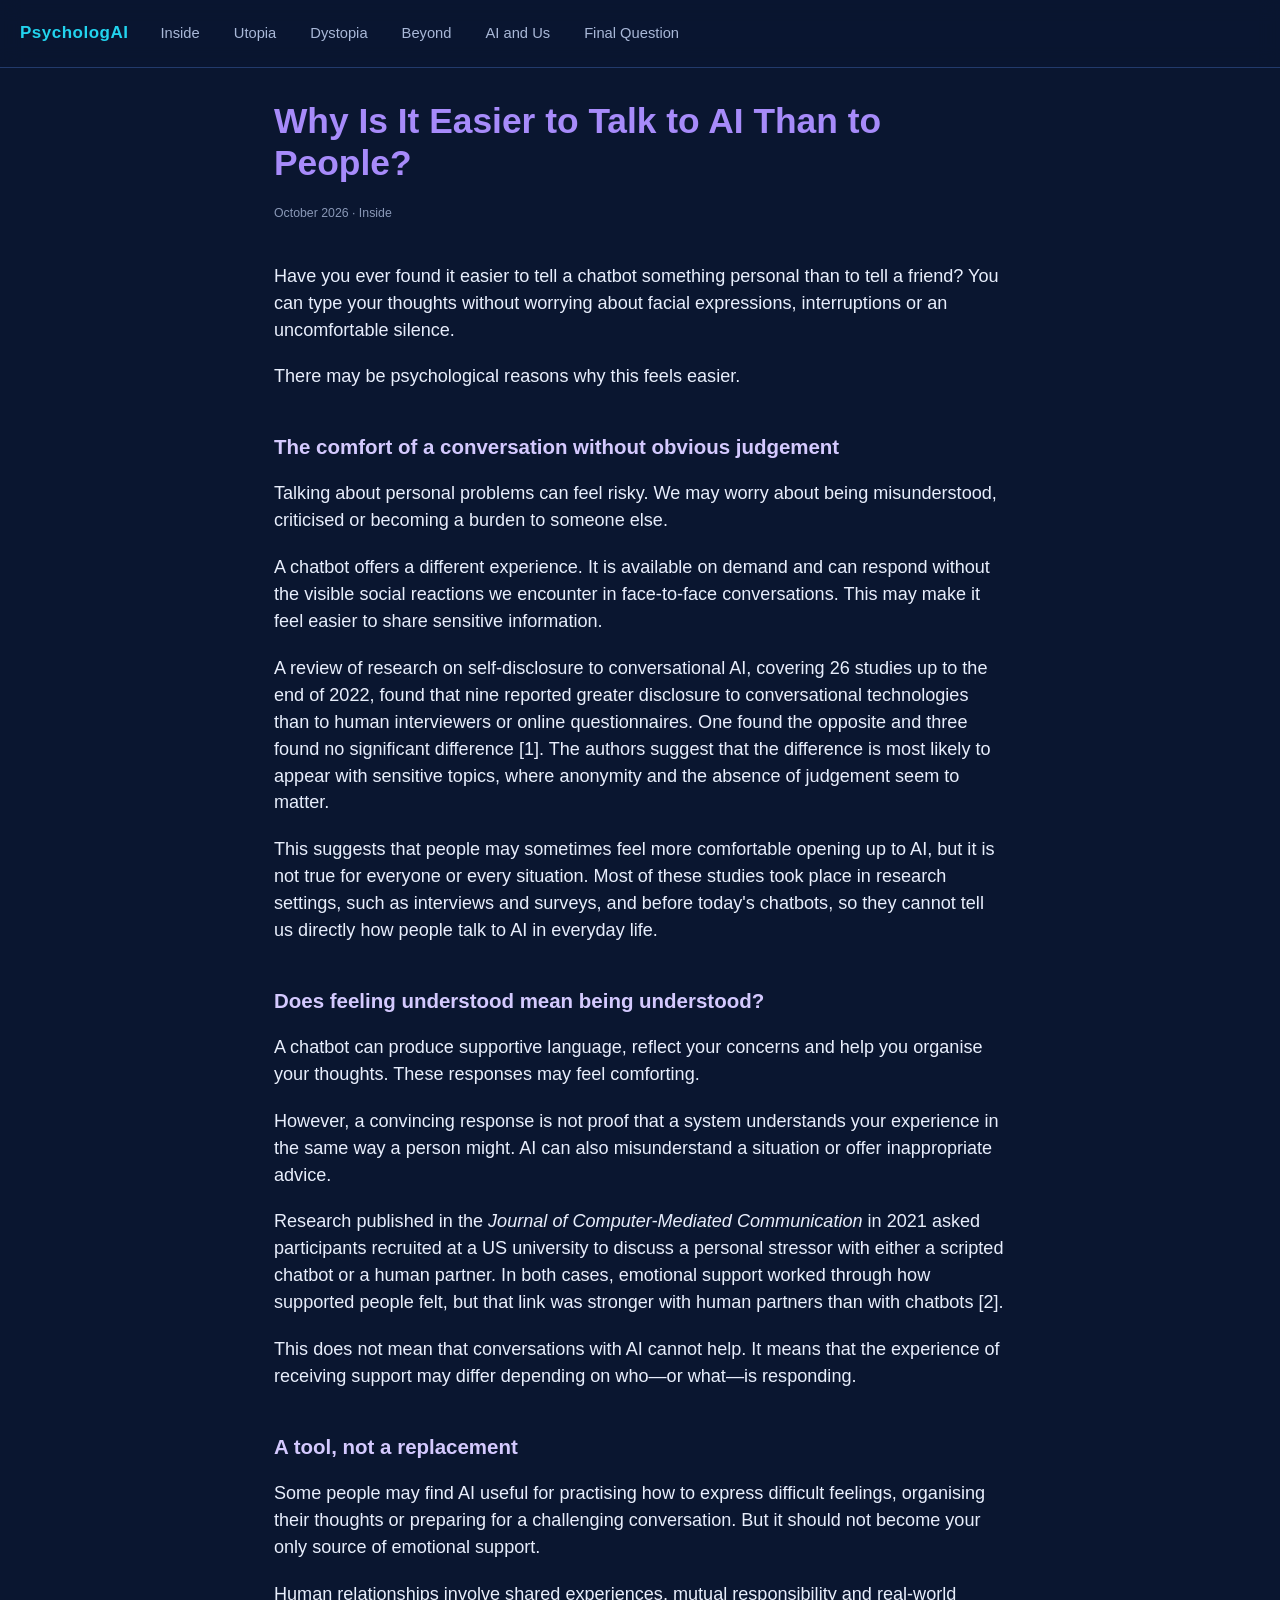
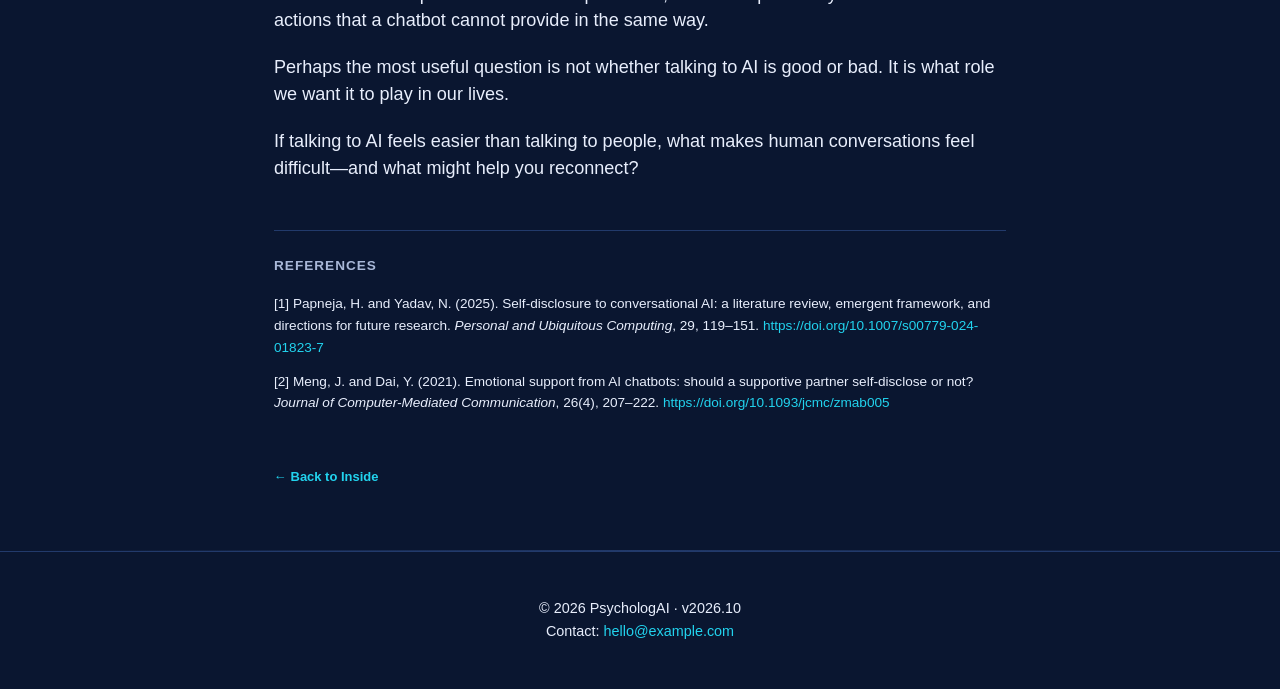
<file: articles/why-is-it-easier-to-talk-to-ai.html>
<!DOCTYPE html>
<html lang="en">
<head>
<meta charset="UTF-8">
<meta name="viewport" content="width=device-width, initial-scale=1.0">
<title>Why Is It Easier to Talk to AI Than to People? — PsychologAI</title>
<link rel="stylesheet" href="../style.css">
</head>
<body>

  <div class="band band-left"></div>
  <div class="band band-right"></div>

  <div class="page">

  <nav class="nav">
    <a href="../index.html" class="nav-brand">PsychologAI</a>
    <ul class="nav-links">
      <li><a href="../inside.html">Inside</a></li>
      <li><a href="../utopia.html">Utopia</a></li>
      <li><a href="../dystopia.html">Dystopia</a></li>
      <li><a href="../beyond.html">Beyond</a></li>
      <li><a href="../ai-and-us.html">AI and Us</a></li>
      <li><a href="../index.html#final">Final Question</a></li>
    </ul>
  </nav>

  <!-- ARTICLE -->
  <article class="article">
    <h1>Why Is It Easier to Talk to AI Than to People?</h1>
    <p class="article-meta">October 2026 · Inside</p>

    <p>
      Have you ever found it easier to tell a chatbot something personal than
      to tell a friend? You can type your thoughts without worrying about facial
      expressions, interruptions or an uncomfortable silence.
    </p>
    <p>
      There may be psychological reasons why this feels easier.
    </p>

    <h2>The comfort of a conversation without obvious judgement</h2>
    <p>
      Talking about personal problems can feel risky. We may worry about being
      misunderstood, criticised or becoming a burden to someone else.
    </p>
    <p>
      A chatbot offers a different experience. It is available on demand and can
      respond without the visible social reactions we encounter in face-to-face
      conversations. This may make it feel easier to share sensitive
      information.
    </p>
    <p>
      A review of research on self-disclosure to conversational AI, covering 26
      studies up to the end of 2022, found that nine reported greater disclosure
      to conversational technologies than to human interviewers or online
      questionnaires. One found the opposite and three found no significant
      difference [1]. The authors suggest that the difference is most likely to
      appear with sensitive topics, where anonymity and the absence of judgement
      seem to matter.
    </p>
    <p>
      This suggests that people may sometimes feel more comfortable opening up
      to AI, but it is not true for everyone or every situation. Most of these
      studies took place in research settings, such as interviews and surveys,
      and before today's chatbots, so they cannot tell us directly how people
      talk to AI in everyday life.
    </p>

    <h2>Does feeling understood mean being understood?</h2>
    <p>
      A chatbot can produce supportive language, reflect your concerns and help
      you organise your thoughts. These responses may feel comforting.
    </p>
    <p>
      However, a convincing response is not proof that a system understands your
      experience in the same way a person might. AI can also misunderstand a
      situation or offer inappropriate advice.
    </p>
    <p>
      Research published in the <em>Journal of Computer-Mediated
      Communication</em> in 2021 asked participants recruited at a US university
      to discuss a personal stressor with either a scripted chatbot or a human
      partner. In both cases, emotional support worked through how supported
      people felt, but that link was stronger with human partners than with
      chatbots [2].
    </p>
    <p>
      This does not mean that conversations with AI cannot help. It means that
      the experience of receiving support may differ depending on who—or
      what—is responding.
    </p>

    <h2>A tool, not a replacement</h2>
    <p>
      Some people may find AI useful for practising how to express difficult
      feelings, organising their thoughts or preparing for a challenging
      conversation. But it should not become your only source of emotional
      support.
    </p>
    <p>
      Human relationships involve shared experiences, mutual responsibility and
      real-world actions that a chatbot cannot provide in the same way.
    </p>
    <p>
      Perhaps the most useful question is not whether talking to AI is good or
      bad. It is what role we want it to play in our lives.
    </p>
    <p>
      If talking to AI feels easier than talking to people, what makes human
      conversations feel difficult—and what might help you reconnect?
    </p>

    <div class="references">
      <h3>References</h3>
      <p>
        [1] Papneja, H. and Yadav, N. (2025). Self-disclosure to conversational
        AI: a literature review, emergent framework, and directions for future
        research. <em>Personal and Ubiquitous Computing</em>, 29, 119–151.
        <a href="https://doi.org/10.1007/s00779-024-01823-7">https://doi.org/10.1007/s00779-024-01823-7</a>
      </p>
      <p>
        [2] Meng, J. and Dai, Y. (2021). Emotional support from AI chatbots:
        should a supportive partner self-disclose or not?
        <em>Journal of Computer-Mediated Communication</em>, 26(4), 207–222.
        <a href="https://doi.org/10.1093/jcmc/zmab005">https://doi.org/10.1093/jcmc/zmab005</a>
      </p>
    </div>

    <a href="../inside.html" class="back-link">← Back to Inside</a>
  </article>

  <div class="divider"></div>

  <button id="backToTop" class="back-to-top" aria-label="Back to top">AI</button>

  <footer>
    <p>
      © 2026 PsychologAI · v2026.10<br>
      Contact: <a href="mailto:hello@example.com">hello@example.com</a>
    </p>
  </footer>

  </div><!-- /.page -->

  <script>
    (function () {
      var btn = document.getElementById('backToTop');
      window.addEventListener('scroll', function () {
        if (window.scrollY > 300) {
          btn.classList.add('visible');
        } else {
          btn.classList.remove('visible');
        }
      });
      btn.addEventListener('click', function () {
        window.scrollTo({ top: 0, behavior: 'smooth' });
      });
    })();
  </script>

</body>
</html>
</file>
<file: style.css>
:root {
  --bg: #0a1630;
  --bg-soft: #101f42;
  --card: #14264e;
  --text: #e8eefc;
  --text-muted: #a9b8d8;
  --violet: #a78bfa;
  --cyan: #22d3ee;
  --gold: #facc15;
  --border: #223a6b;
  --radius: 14px;
  --nav-height: 68px;
  --side-band: 100px;
}

* { box-sizing: border-box; }

html { scroll-behavior: smooth; }

body {
  margin: 0;
  font-family: -apple-system, BlinkMacSystemFont, "Segoe UI", Roboto, Helvetica, Arial, sans-serif;
  background: var(--bg);
  color: var(--text);
  line-height: 1.65;
  font-size: 17px;
  position: relative;
}

/* ---------- Side bands ---------- */
.band {
  position: fixed;
  top: 0;
  bottom: 0;
  width: var(--side-band);
  z-index: 0;
  pointer-events: none;
}

.band-left {
  left: 0;
  background: linear-gradient(180deg, #14532d 0%, #166534 40%, #65a30d 100%);
  opacity: 0.25;
}

.band-right {
  right: 0;
  background: linear-gradient(180deg, #2e1065 0%, #6d28d9 50%, #a855f7 100%);
  opacity: 0.4;
}

@media (max-width: 1300px) {
  .band { display: none; }
}

/* ---------- Content wrapper ---------- */
.page {
  position: relative;
  z-index: 1;
}

/* ---------- Navigation ---------- */
.nav {
  position: fixed;
  top: 0;
  left: 0;
  right: 0;
  height: var(--nav-height);
  background: rgba(10, 22, 48, 0.88);
  backdrop-filter: blur(10px);
  -webkit-backdrop-filter: blur(10px);
  border-bottom: 1px solid var(--border);
  z-index: 1000;
  display: flex;
  align-items: center;
  padding: 0 20px;
}

.nav-brand {
  font-weight: 700;
  letter-spacing: 0.5px;
  color: var(--cyan);
  margin-right: 24px;
  white-space: nowrap;
  text-decoration: none;
}

.nav-links {
  display: flex;
  gap: 18px;
  list-style: none;
  margin: 0;
  padding: 0;
  overflow-x: auto;
  scrollbar-width: none;
}

.nav-links::-webkit-scrollbar { display: none; }

.nav-links a {
  color: var(--text-muted);
  text-decoration: none;
  font-size: 0.92rem;
  white-space: nowrap;
  padding: 6px 8px;
  border-radius: 6px;
  transition: color 0.2s, background-color 0.2s;
}

.nav-links a:hover,
.nav-links a:focus {
  color: var(--cyan);
  background-color: rgba(34, 211, 238, 0.1);
}

/* ---------- Sections ---------- */
section {
  padding: 70px 24px;
  max-width: 1100px;
  margin: 0 auto;
  scroll-margin-top: calc(var(--nav-height) + 8px);
}

.hero {
  padding-top: calc(var(--nav-height) + 70px);
  text-align: center;
}

/* h1 general: títulos de sección en cian */
h1 {
  font-size: clamp(2rem, 6vw, 3.4rem);
  line-height: 1.25;
  margin: 0 0 36px;
  padding-bottom: 0.1em;
  color: var(--cyan);
}

/* Degradado SOLO en la portada */
.hero h1 {
  background: linear-gradient(90deg, var(--cyan), var(--violet));
  -webkit-background-clip: text;
  background-clip: text;
  color: transparent;
}

/* h2 general: subtítulos de sección en violeta claro */
h2 {
  font-size: clamp(1.5rem, 4vw, 2.2rem);
  margin: 0 0 24px;
  color: #d4c9fe;
  padding-bottom: 14px;
  position: relative;
}

h2::after {
  content: "";
  position: absolute;
  left: 0;
  bottom: 0;
  width: 64px;
  height: 3px;
  border-radius: 2px;
  background: linear-gradient(90deg, var(--cyan), var(--violet));
}

h3 {
  font-size: 1.1rem;
  margin: 0 0 8px;
  color: var(--cyan);
}

p { color: var(--text); }

.section-intro {
  font-size: 1.05rem;
  color: var(--text-muted);
  margin: 0 0 8px;
}

.tagline {
  font-size: clamp(1.1rem, 2.5vw, 1.4rem);
  color: var(--cyan);
  font-style: italic;
  max-width: 720px;
  margin: 0 auto 28px;
  font-weight: 500;
}

.cta {
  display: inline-block;
  margin-top: 12px;
  padding: 14px 28px;
  background: var(--cyan);
  color: var(--bg);
  text-decoration: none;
  font-weight: 700;
  font-size: 1rem;
  letter-spacing: 0.3px;
  border-radius: 999px;
  transition: background-color 0.2s, transform 0.2s;
}

.cta:hover {
  background: var(--violet);
  transform: translateY(-2px);
}

.lead {
  font-size: 1.15rem;
  color: var(--text);
  max-width: 680px;
  margin: 0 auto 28px;
}

.divider {
  height: 1px;
  background: linear-gradient(90deg, transparent, var(--border), transparent);
  margin: 0 24px;
}

/* ---------- Grids ---------- */
.grid {
  display: grid;
  gap: 18px;
  margin-top: 28px;
}

.grid-3 {
  grid-template-columns: repeat(3, 1fr);
}

@media (max-width: 900px) {
  .grid-3 { grid-template-columns: repeat(2, 1fr); }
}

@media (max-width: 640px) {
  .grid-3 { grid-template-columns: 1fr; }
}

/* ---------- Cards ---------- */
.card {
  background: var(--card);
  border: 1px solid var(--border);
  border-radius: var(--radius);
  padding: 22px;
  transition: transform 0.25s, border-color 0.25s, background-color 0.25s, box-shadow 0.25s;
  display: flex;
  flex-direction: column;
  position: relative;
}

.card:hover {
  transform: translateY(-4px);
  border-color: var(--violet);
  background: var(--bg-soft);
  box-shadow: 0 12px 32px rgba(0, 0, 0, 0.25);
}

.card p { margin: 0 0 16px; font-size: 0.95rem; color: var(--text); }

.card .emoji { font-size: 1.6rem; display: block; margin-bottom: 10px; }

/* Tarjeta clicable: el enlace del título cubre toda la tarjeta */
.card h3 a {
  color: inherit;
  text-decoration: none;
}

.card h3 a::after {
  content: "";
  position: absolute;
  inset: 0;
  z-index: 1;
}

.card-link {
  margin-top: auto;
  color: var(--cyan);
  text-decoration: none;
  font-weight: 600;
  font-size: 0.95rem;
  transition: color 0.2s;
  position: relative;
  z-index: 2;
}

.card-link:hover {
  color: var(--violet);
}

.card-coming {
  margin-top: auto;
  color: var(--text-muted);
  font-size: 0.85rem;
  font-style: italic;
  opacity: 0.7;
}

/* ---------- Choice list ---------- */
.choice-list {
  list-style: none;
  padding: 0;
  margin: 28px 0 0;
}

.choice-list li {
  background: var(--bg-soft);
  border-left: 3px solid var(--violet);
  border-radius: 8px;
  padding: 14px 18px;
  margin-bottom: 12px;
  color: var(--text);
  font-size: 0.98rem;
}

/* ---------- Final ---------- */
.final {
  text-align: center;
  padding-bottom: 60px;
}

.final blockquote {
  font-size: clamp(1.3rem, 4vw, 2rem);
  font-weight: 600;
  line-height: 1.35;
  margin: 20px auto 0;
  max-width: 760px;
  color: var(--text);
  border: 0;
  border-left: 0;
  padding: 0;
}

.final blockquote span { color: var(--cyan); }

/* ---------- Beyond (Choice + FAQ) ---------- */
.beyond-subtitle {
  font-size: 1.1rem;
  color: var(--text-muted);
  margin: 0 0 36px;
}

.beyond h3 {
  font-size: 1.4rem;
  color: var(--text);
  margin: 48px 0 16px;
}

.faq details {
  background: var(--card);
  border: 1px solid var(--border);
  border-radius: var(--radius);
  margin-bottom: 12px;
  padding: 0 20px;
  transition: border-color 0.2s;
}

.faq details[open] {
  border-color: var(--violet);
}

.faq summary {
  cursor: pointer;
  padding: 18px 0;
  font-weight: 600;
  color: var(--text);
  list-style: none;
  display: flex;
  justify-content: space-between;
  align-items: center;
  gap: 16px;
}

.faq summary::-webkit-details-marker { display: none; }

.faq summary::after {
  content: "+";
  color: var(--cyan);
  font-size: 1.4rem;
  line-height: 1;
  flex-shrink: 0;
  transition: transform 0.2s;
}

.faq details[open] summary::after {
  content: "−";
}

.faq summary:hover {
  color: var(--cyan);
}

.faq details p {
  margin: 0 0 20px;
  font-size: 0.98rem;
  line-height: 1.65;
  color: var(--text);
}

/* ---------- Footer ---------- */
footer {
  border-top: 1px solid var(--border);
  padding: 30px 24px;
  text-align: center;
  font-size: 0.9rem;
  color: var(--text-muted);
}

footer a { color: var(--cyan); text-decoration: none; }
footer a:hover { text-decoration: underline; }

/* ---------- Back to top ---------- */
.back-to-top {
  position: fixed;
  bottom: 24px;
  right: 24px;
  width: 52px;
  height: 52px;
  border-radius: 50%;
  border: none;
  background: var(--gold);
  color: var(--bg);
  font-family: inherit;
  font-weight: 700;
  font-size: 1rem;
  letter-spacing: 0.5px;
  cursor: pointer;
  display: flex;
  align-items: center;
  justify-content: center;
  opacity: 0;
  visibility: hidden;
  transform: translateY(12px);
  transition: opacity 0.25s, transform 0.25s, visibility 0.25s, background-color 0.25s;
  z-index: 999;
}

.back-to-top.visible {
  opacity: 1;
  visibility: visible;
  transform: translateY(0);
}

.back-to-top:hover {
  background: #fde047;
}

/* ---------- Mobile tweaks ---------- */
@media (max-width: 640px) {
  :root { --nav-height: 60px; }
  .nav { padding: 0 14px; }
  .nav-brand { font-size: 0.95rem; margin-right: 14px; }
  .nav-links { gap: 14px; }
  .nav-links a { font-size: 0.85rem; }
  section { padding: 50px 18px; }
  .hero { padding-top: calc(var(--nav-height) + 50px); }
}

/* ---------- Article pages ---------- */
.article {
  max-width: 780px;
  margin: 0 auto;
  padding: 100px 24px 60px;
}

/* Título de artículo: violeta, reducción 15% */
.article h1 {
  font-size: clamp(1.53rem, 4.25vw, 2.21rem);
  line-height: 1.2;
  margin: 0 0 16px;
  padding-bottom: 0.1em;
  color: var(--violet);
}

.article .article-meta {
  font-size: 0.77rem;
  color: var(--text-muted);
  margin: 0 0 40px;
  opacity: 0.8;
}

/* Subtítulo interno: violeta claro, reducción 15% */
.article h2 {
  font-size: 1.28rem;
  margin: 40px 0 16px;
  padding-bottom: 0;
  color: #d4c9fe;
}

.article h2::after {
  display: none;
}

/* Texto de artículo: claro, reducción 6% */
.article p {
  color: var(--text);
  font-size: 1.13rem;
  line-height: 1.49;
  margin: 0 0 20px;
}

.article ul, .article ol {
  color: var(--text);
  font-size: 1.13rem;
  line-height: 1.49;
  padding-left: 24px;
  margin: 0 0 20px;
}

.article li {
  margin-bottom: 10px;
}

/* Negritas dentro del artículo: acento cian */
.article strong {
  color: var(--cyan);
}

.article .references {
  margin-top: 48px;
  padding-top: 24px;
  border-top: 1px solid var(--border);
}

.article .references h3 {
  font-size: 0.85rem;
  color: var(--text-muted);
  text-transform: uppercase;
  letter-spacing: 1px;
  margin: 0 0 16px;
}

.article .references p {
  font-size: 0.85rem;
  line-height: 1.6;
  margin: 0 0 12px;
}

/* Enlaces dentro de las referencias */
.article .references p a {
  color: var(--cyan);
  text-decoration: none;
  word-break: break-word;
}

.article .references p a:hover {
  text-decoration: underline;
  color: var(--violet);
}

.article .back-link {
  display: inline-block;
  margin-top: 40px;
  color: var(--cyan);
  text-decoration: none;
  font-weight: 600;
  font-size: 0.81rem;
}

.article .back-link:hover {
  color: var(--violet);
}
</file>
